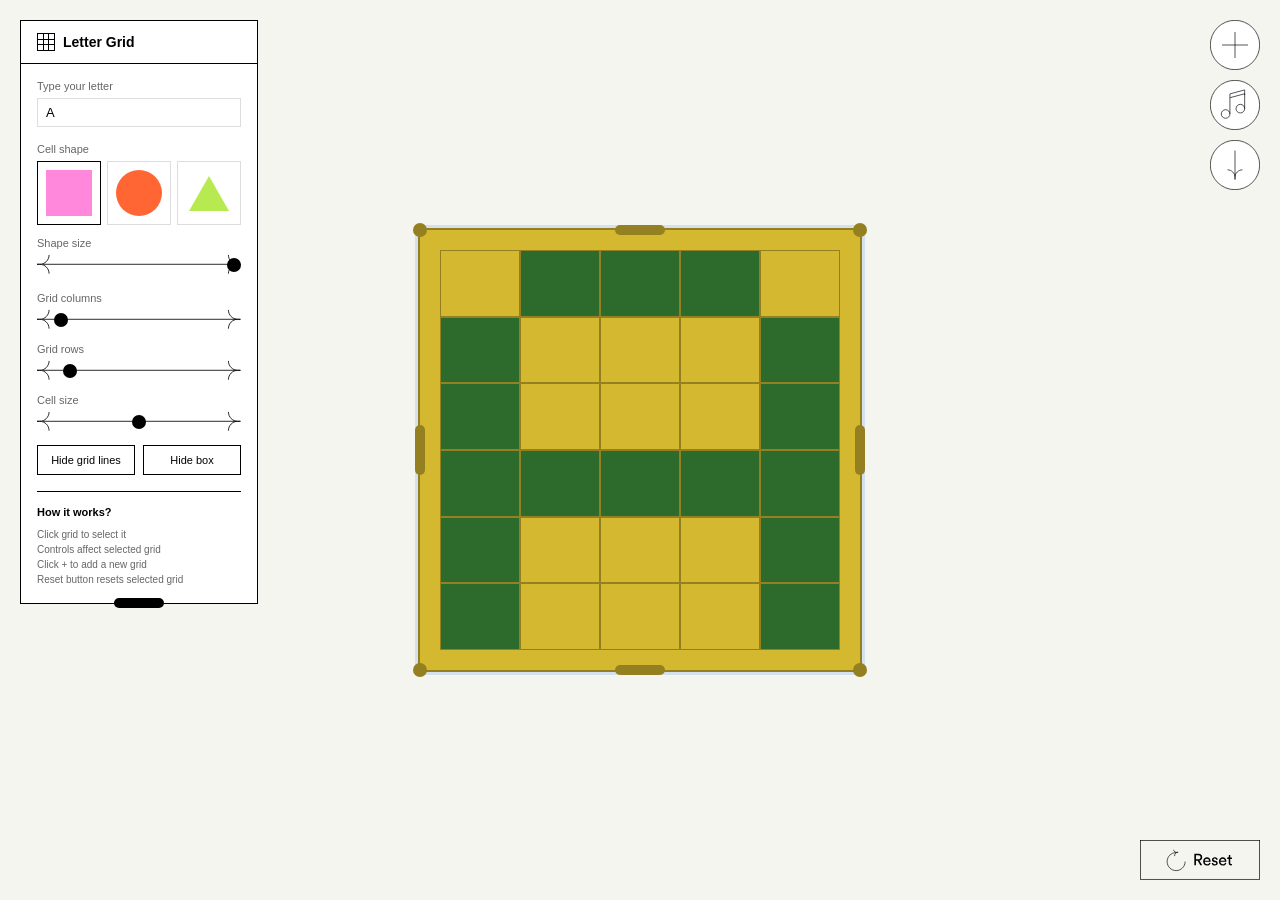
<file: index.html>
<!DOCTYPE html>
<html lang="en">
<head>
    <meta charset="UTF-8">
    <meta name="viewport" content="width=device-width, initial-scale=1.0">
    <title>Letter Grid Editor</title>
    <style>
        * {
            margin: 0;
            padding: 0;
            box-sizing: border-box;
            user-select: none;
        }

        body {
            font-family: -apple-system, BlinkMacSystemFont, 'Segoe UI', 'Helvetica Neue', Arial, sans-serif;
            background: #f5f5f0;
            overflow: hidden;
            width: 100vw;
            height: 100vh;
        }

        .grid-container {
            position: absolute;
            background: white;
            border: 1px solid #333;
            padding: 20px;
            cursor: move;
            transition: border-color 0.15s steps(3), border-width 0.15s steps(3), box-shadow 0.15s steps(3);
        }

        .grid-container.active {
            border-color: #4a90e2;
            border-width: 2px;
            box-shadow: 0 0 0 3px rgba(74, 144, 226, 0.2);
            z-index: 100 !important;
        }

        .grid-container.resizing {
            cursor: default;
        }

        .grid {
            display: grid;
            gap: 0;
            width: 100%;
            height: 100%;
        }

        .cell {
            border: 1px solid #ff6666;
            background: transparent;
            cursor: default;
            transition: border-color 0.1s steps(2);
            position: relative;
            overflow: hidden;
        }

        .cell.no-lines {
            border-color: transparent;
        }

        .grid {
            background: transparent;
        }

        .cell svg {
            position: absolute;
            top: 0;
            left: 0;
            width: 100%;
            height: 100%;
        }

        .controls {
            position: fixed;
            top: 20px;
            left: 20px;
            background: white;
            border: 1px solid black;
            padding: 0;
            width: 238px;
            z-index: 999;
            user-select: text;
        }

        .controls-header {
            display: flex;
            align-items: center;
            gap: 8px;
            padding: 12px 16px;
            border-bottom: 1px solid black;
        }

        .grid-logo {
            width: 18px;
            height: 18px;
            background: black;
            display: grid;
            grid-template-columns: repeat(3, 1fr);
            grid-template-rows: repeat(3, 1fr);
            gap: 1px;
            padding: 1px;
        }

        .grid-logo-cell {
            background: white;
        }

        .controls h2 {
            font-size: 14px;
            margin: 0;
            font-weight: 600;
        }

        .controls-content {
            padding: 16px;
            overflow: hidden;
            transition: max-height 0.25s steps(3), opacity 0.25s steps(3);
        }

        .controls.collapsed .controls-content {
            max-height: 0 !important;
            opacity: 0;
            padding-top: 0;
            padding-bottom: 0;
        }

        .control-group {
            margin-bottom: 16px;
        }

        .control-label {
            font-size: 11px;
            color: #666;
            margin-bottom: 6px;
            display: block;
        }

        .text-input {
            width: 100%;
            padding: 6px 8px;
            border: 1px solid #ddd;
            font-size: 13px;
            font-family: inherit;
        }

        .shape-buttons {
            display: grid;
            grid-template-columns: repeat(3, 1fr);
            gap: 6px;
            margin-bottom: 12px;
        }

        .shape-btn {
            aspect-ratio: 1;
            border: 1px solid #ddd;
            background: white;
            cursor: pointer;
            display: flex;
            align-items: center;
            justify-content: center;
            padding: 8px;
            transition: border-color 0.1s steps(2);
        }

        .shape-btn:hover {
            border-color: #999;
        }

        .shape-btn.active {
            border-color: black;
            border-width: 1px;
        }

        .shape-visual {
            width: 100%;
            height: 100%;
        }

        .shape-visual.square {
            background: #FF88DD;
        }

        .shape-visual.circle {
            background: #FF6633;
            border-radius: 50%;
        }

        .shape-visual.triangle {
            width: 0;
            height: 0;
            background: transparent;
            border-left: 20px solid transparent;
            border-right: 20px solid transparent;
            border-bottom: 35px solid #B7EA50;
        }

        .slider-row {
            margin-bottom: 12px;
        }

        .slider-label {
            font-size: 11px;
            color: #666;
            margin-bottom: 4px;
            display: block;
        }

        .slider-wrapper {
            position: relative;
            width: 100%;
            height: 23px;
            display: flex;
            align-items: center;
            background-image: url('data:image/svg+xml;utf8,<svg width="245" height="23" viewBox="0 0 245 23" fill="none" xmlns="http://www.w3.org/2000/svg"><path d="M7 11.25H239.5" stroke="black"/><path d="M0 11.25H3.25C9.4632 11.25 14.5 6.2132 14.5 0" stroke="black"/><path d="M0 11.25H3.25C9.4632 11.25 14.5 16.2868 14.5 22.5" stroke="black"/><path d="M244.375 11.25L241.125 11.25C234.912 11.25 229.875 16.2868 229.875 22.5" stroke="black"/><path d="M244.375 11.25L241.125 11.25C234.912 11.25 229.875 6.2132 229.875 -1.26763e-06" stroke="black"/></svg>');
            background-size: 100% 100%;
            background-repeat: no-repeat;
            background-position: center;
        }

        input[type="range"] {
            position: relative;
            width: 100%;
            height: 23px;
            -webkit-appearance: none;
            background: transparent;
            z-index: 1;
            margin: 0;
        }

        input[type="range"]::-webkit-slider-thumb {
            -webkit-appearance: none;
            width: 14px;
            height: 14px;
            background: black;
            border-radius: 50%;
            cursor: pointer;
        }

        input[type="range"]::-moz-range-thumb {
            width: 14px;
            height: 14px;
            background: black;
            border-radius: 50%;
            cursor: pointer;
            border: none;
        }

        .button-row {
            display: grid;
            grid-template-columns: 1fr 1fr;
            gap: 8px;
            margin-bottom: 16px;
        }

        .action-btn {
            padding: 8px;
            border: 1px solid black;
            background: white;
            font-size: 11px;
            cursor: pointer;
            font-family: inherit;
            transition: background 0.1s steps(2);
        }

        .action-btn:hover {
            background: #f5f5f5;
        }

        .info-section {
            padding-top: 12px;
            border-top: 1px solid black;
            font-size: 10px;
            line-height: 1.5;
            color: #666;
        }

        .info-section strong {
            display: block;
            margin-bottom: 6px;
            color: black;
            font-size: 11px;
        }

        .menu-resize-handle {
            position: absolute;
            bottom: -5px;
            left: 50%;
            transform: translateX(-50%);
            width: 50px;
            height: 10px;
            background: black;
            border-radius: 5px;
            cursor: pointer;
            z-index: 10;
            transition: background 0.1s steps(2);
        }

        .menu-resize-handle:hover {
            background: #555;
        }


        .icon-btn {
            position: fixed;
            right: 20px;
            cursor: pointer;
            z-index: 1000;
            transition: transform 0.1s steps(2);
            width: 50px;
            height: 50px;
            background: transparent;
            border: none;
            padding: 0;
        }

        .icon-btn:hover {
            transform: scale(1.1);
        }

        .icon-btn:active {
            transform: scale(0.95);
        }

        .add-btn {
            top: 20px;
        }

        .audio-btn {
            top: 80px;
        }

        .download-btn {
            top: 140px;
        }

        .icon-btn svg {
            width: 100%;
            height: 100%;
            display: block;
        }

        .audio-btn:not(.active) svg circle:first-child {
            fill: #ddd;
        }

        .reset-btn {
            position: fixed;
            bottom: 20px;
            right: 20px;
            background: transparent;
            border: none;
            padding: 0;
            cursor: pointer;
            z-index: 1000;
            transition: transform 0.1s steps(2);
            width: 120px;
            height: auto;
        }

        .reset-btn:hover {
            transform: scale(1.05);
        }

        .reset-btn:active {
            transform: scale(0.98);
        }

        .reset-btn svg {
            width: 100%;
            height: auto;
            display: block;
        }

        .resize-handle.hidden {
            display: none;
        }

        .resize-handle {
            position: absolute;
            background: #333;
            z-index: 100;
            cursor: pointer;
            transition: background 0.1s steps(2);
        }

        .grid-container.active .resize-handle {
            background: #4a90e2;
        }

        .handle-tl, .handle-tr, .handle-bl, .handle-br {
            width: 14px;
            height: 14px;
            border-radius: 50%;
        }

        .handle-tl { top: -7px; left: -7px; cursor: nwse-resize !important; }
        .handle-tr { top: -7px; right: -7px; cursor: nesw-resize !important; }
        .handle-bl { bottom: -7px; left: -7px; cursor: nesw-resize !important; }
        .handle-br { bottom: -7px; right: -7px; cursor: nwse-resize !important; }

        .handle-t, .handle-b {
            width: 50px;
            height: 10px;
            border-radius: 5px;
            left: 50%;
            transform: translateX(-50%);
        }

        .handle-l, .handle-r {
            width: 10px;
            height: 50px;
            border-radius: 5px;
            top: 50%;
            transform: translateY(-50%);
        }

        .handle-t { top: -5px; cursor: ns-resize !important; }
        .handle-b { bottom: -5px; cursor: ns-resize !important; }
        .handle-l { left: -5px; cursor: ew-resize !important; }
        .handle-r { right: -5px; cursor: ew-resize !important; }
    </style>
</head>
<body>
    <div class="controls">
        <div class="controls-header">
            <div class="grid-logo">
                <div class="grid-logo-cell"></div>
                <div class="grid-logo-cell"></div>
                <div class="grid-logo-cell"></div>
                <div class="grid-logo-cell"></div>
                <div class="grid-logo-cell"></div>
                <div class="grid-logo-cell"></div>
                <div class="grid-logo-cell"></div>
                <div class="grid-logo-cell"></div>
                <div class="grid-logo-cell"></div>
            </div>
            <h2>Letter Grid</h2>
        </div>

        <div class="controls-content">
            <div class="control-group">
                <label class="control-label">Type your letter</label>
                <input type="text" class="text-input" id="letterInput" maxlength="1" value="A">
            </div>

            <div class="control-group">
                <label class="control-label">Cell shape</label>
                <div class="shape-buttons">
                    <button class="shape-btn active" data-shape="square">
                        <div class="shape-visual square"></div>
                    </button>
                    <button class="shape-btn" data-shape="circle">
                        <div class="shape-visual circle"></div>
                    </button>
                    <button class="shape-btn" data-shape="triangle">
                        <div class="shape-visual triangle"></div>
                    </button>
                </div>
                <div class="slider-row">
                    <label class="slider-label">Shape size</label>
                    <div class="slider-wrapper">
                        <input type="range" id="shapeSizeSlider" min="50" max="100" value="100">
                    </div>
                </div>
            </div>

            <div class="slider-row">
                <label class="slider-label">Grid columns</label>
                <div class="slider-wrapper">
                    <input type="range" id="colsSlider" min="3" max="25" value="5">
                </div>
            </div>

            <div class="slider-row">
                <label class="slider-label">Grid rows</label>
                <div class="slider-wrapper">
                    <input type="range" id="rowsSlider" min="3" max="25" value="6">
                </div>
            </div>

            <div class="slider-row">
                <label class="slider-label">Cell size</label>
                <div class="slider-wrapper">
                    <input type="range" id="cellSizeSlider" min="20" max="80" value="50">
                </div>
            </div>

            <div class="button-row">
                <button class="action-btn" id="toggleGridBtn">Hide grid lines</button>
                <button class="action-btn" id="hideBoxBtn">Hide box</button>
            </div>

            <div class="info-section">
                <strong>How it works?</strong>
                Click grid to select it<br>
                Controls affect selected grid<br>
                Click + to add a new grid<br>
                Reset button resets selected grid
            </div>
        </div>

        <div class="menu-resize-handle" id="menuResizeHandle"></div>
    </div>

    <button class="icon-btn add-btn" id="addBtn">
        <svg viewBox="0 0 75 75" fill="none" xmlns="http://www.w3.org/2000/svg">
            <circle cx="37.5" cy="37.5" r="37" fill="white" stroke="black"/>
            <path d="M37.5 18V57" stroke="black"/>
            <path d="M57 37.5L18 37.5" stroke="black"/>
        </svg>
    </button>

    <button class="icon-btn audio-btn active" id="audioBtn">
        <svg viewBox="0 0 75 75" fill="none" xmlns="http://www.w3.org/2000/svg">
            <circle cx="37.5" cy="37.5" r="37" fill="white" stroke="black"/>
            <circle cx="23.4165" cy="50.9598" r="6.46342" stroke="black"/>
            <circle cx="45.521" cy="42.9786" r="6.46342" stroke="black"/>
            <path d="M29.8623 50.799V26.5877L52.0061 20.6543V43.0856" stroke="black"/>
            <path d="M29.8623 26.6105V20.8605L52.0059 14.8425V22.6106" stroke="black"/>
        </svg>
    </button>

    <button class="icon-btn download-btn" id="downloadBtn">
        <svg viewBox="0 0 75 75" fill="none" xmlns="http://www.w3.org/2000/svg">
            <circle cx="37.5" cy="37.5" r="37" fill="white" stroke="black"/>
            <path d="M37.5 15.7656L37.5 54.3594" stroke="black"/>
            <path d="M37.5 59.2344L37.5 55.9844C37.5 49.7712 32.4632 44.7344 26.25 44.7344" stroke="black"/>
            <path d="M37.5 59.2344L37.5 55.9844C37.5 49.7712 42.5368 44.7344 48.75 44.7344" stroke="black"/>
        </svg>
    </button>

    <button class="reset-btn" id="resetBtn">
        <svg viewBox="0 0 177 59" fill="none" xmlns="http://www.w3.org/2000/svg">
            <path d="M56.2594 18.0308L54.9191 18.2724C52.3568 18.7342 50.6541 21.1858 51.116 23.7481" stroke="black"/>
            <path d="M56.2592 18.0308L54.9189 18.2724C52.3566 18.7343 49.9051 17.0316 49.4432 14.4693" stroke="black"/>
            <path d="M88.968 37.3914L85.08 30.4314H82.536V37.3914H80.16V20.3754H86.568C88.136 20.3754 89.392 20.8634 90.336 21.8394C91.296 22.7994 91.776 23.9994 91.776 25.4394C91.776 26.6714 91.408 27.7274 90.672 28.6074C89.936 29.4714 88.928 30.0234 87.648 30.2634L91.704 37.3914H88.968ZM82.536 28.3194H86.136C87.096 28.3194 87.872 28.0634 88.464 27.5514C89.056 27.0234 89.352 26.3194 89.352 25.4394C89.352 24.5434 89.056 23.8314 88.464 23.3034C87.872 22.7594 87.096 22.4874 86.136 22.4874H82.536V28.3194ZM95.5346 30.4314H101.847C101.815 29.5674 101.527 28.8634 100.983 28.3194C100.439 27.7594 99.6706 27.4794 98.6786 27.4794C97.7826 27.4794 97.0466 27.7754 96.4706 28.3674C95.8946 28.9434 95.5826 29.6314 95.5346 30.4314ZM102.183 33.4314L104.127 34.1034C103.791 35.1754 103.167 36.0554 102.255 36.7434C101.343 37.4154 100.239 37.7514 98.9426 37.7514C97.3266 37.7514 95.9506 37.1994 94.8146 36.0954C93.6946 34.9754 93.1346 33.4714 93.1346 31.5834C93.1346 29.8234 93.6786 28.3674 94.7666 27.2154C95.8546 26.0634 97.1506 25.4874 98.6546 25.4874C100.399 25.4874 101.759 26.0394 102.735 27.1434C103.711 28.2314 104.199 29.6954 104.199 31.5354C104.199 31.8234 104.183 32.0634 104.151 32.2554H95.4626C95.4786 33.2794 95.8146 34.1194 96.4706 34.7754C97.1426 35.4314 97.9666 35.7594 98.9426 35.7594C100.591 35.7594 101.671 34.9834 102.183 33.4314ZM105.758 34.3914L107.798 33.6714C107.878 34.2954 108.15 34.8154 108.614 35.2314C109.078 35.6314 109.702 35.8314 110.486 35.8314C111.094 35.8314 111.574 35.6874 111.926 35.3994C112.278 35.0954 112.454 34.7274 112.454 34.2954C112.454 33.5274 111.958 33.0314 110.966 32.8074L108.998 32.3754C108.102 32.1834 107.398 31.7994 106.886 31.2234C106.374 30.6474 106.118 29.9514 106.118 29.1354C106.118 28.1434 106.518 27.2874 107.318 26.5674C108.134 25.8474 109.102 25.4874 110.222 25.4874C110.958 25.4874 111.614 25.5994 112.19 25.8234C112.766 26.0314 113.214 26.3114 113.534 26.6634C113.854 27.0154 114.094 27.3434 114.254 27.6474C114.414 27.9514 114.534 28.2634 114.614 28.5834L112.622 29.3274C112.59 29.1354 112.534 28.9514 112.454 28.7754C112.374 28.5834 112.246 28.3754 112.07 28.1514C111.91 27.9274 111.67 27.7514 111.35 27.6234C111.03 27.4794 110.654 27.4074 110.222 27.4074C109.662 27.4074 109.198 27.5594 108.83 27.8634C108.478 28.1674 108.302 28.5274 108.302 28.9434C108.302 29.6794 108.742 30.1434 109.622 30.3354L111.494 30.7434C112.518 30.9674 113.302 31.3834 113.846 31.9914C114.406 32.5834 114.686 33.3114 114.686 34.1754C114.686 35.0874 114.31 35.9114 113.558 36.6474C112.822 37.3834 111.79 37.7514 110.462 37.7514C109.038 37.7514 107.926 37.3994 107.126 36.6954C106.326 35.9754 105.87 35.2074 105.758 34.3914ZM118.797 30.4314H125.109C125.077 29.5674 124.789 28.8634 124.245 28.3194C123.701 27.7594 122.933 27.4794 121.941 27.4794C121.045 27.4794 120.309 27.7754 119.733 28.3674C119.157 28.9434 118.845 29.6314 118.797 30.4314ZM125.445 33.4314L127.389 34.1034C127.053 35.1754 126.429 36.0554 125.517 36.7434C124.605 37.4154 123.501 37.7514 122.205 37.7514C120.589 37.7514 119.213 37.1994 118.077 36.0954C116.957 34.9754 116.397 33.4714 116.397 31.5834C116.397 29.8234 116.941 28.3674 118.029 27.2154C119.117 26.0634 120.413 25.4874 121.917 25.4874C123.661 25.4874 125.021 26.0394 125.997 27.1434C126.973 28.2314 127.461 29.6954 127.461 31.5354C127.461 31.8234 127.445 32.0634 127.413 32.2554H118.725C118.741 33.2794 119.077 34.1194 119.733 34.7754C120.405 35.4314 121.229 35.7594 122.205 35.7594C123.853 35.7594 124.933 34.9834 125.445 33.4314ZM133.125 22.1994V25.8474H135.621V27.8874H133.125V33.8874C133.125 34.4314 133.245 34.8314 133.485 35.0874C133.741 35.3434 134.157 35.4714 134.733 35.4714C135.069 35.4714 135.365 35.4394 135.621 35.3754V37.2954C135.237 37.4394 134.725 37.5114 134.085 37.5114C133.093 37.5114 132.309 37.2234 131.733 36.6474C131.157 36.0714 130.869 35.2634 130.869 34.2234V27.8874H128.661V25.8474H129.285C129.877 25.8474 130.317 25.6874 130.605 25.3674C130.909 25.0314 131.061 24.5994 131.061 24.0714V22.1994H133.125Z" fill="black"/>
            <path d="M66.539 31.8391C66.539 35.5574 65.0097 38.9185 62.5457 41.3277C60.1533 43.6668 56.8798 45.1086 53.2695 45.1086C45.941 45.1086 40 39.1676 40 31.8391C40 24.5105 45.941 18.5696 53.2695 18.5696" stroke="black"/>
            <rect x="0.5" y="0.5" width="176" height="57.5" stroke="black"/>
        </svg>
    </button>

    <script>
        const LETTERS_SIMPLE = {
            A: [[1, 1, 1], [1, 1, 1], [1, 0, 1]],
            B: [[1, 1, 1], [1, 1, 1], [1, 1, 1]],
            C: [[1, 1, 1], [1, 0, 0], [1, 1, 1]],
            D: [[1, 1, 0], [1, 0, 1], [1, 1, 0]],
            E: [[1, 1, 1], [1, 1, 0], [1, 1, 1]],
            F: [[1, 1, 1], [1, 1, 0], [1, 0, 0]],
            G: [[1, 1, 1], [1, 0, 1], [1, 1, 1]],
            H: [[1, 0, 1], [1, 1, 1], [1, 0, 1]],
            I: [[1, 1, 1], [0, 1, 0], [1, 1, 1]],
            J: [[1, 1, 1], [0, 0, 1], [1, 1, 1]],
            K: [[1, 0, 1], [1, 1, 0], [1, 0, 1]],
            L: [[1, 0, 0], [1, 0, 0], [1, 1, 1]],
            M: [[1, 1, 1], [1, 1, 1], [1, 0, 1]],
            N: [[1, 1, 1], [1, 0, 1], [1, 0, 1]],
            O: [[1, 1, 1], [1, 0, 1], [1, 1, 1]],
            P: [[1, 1, 1], [1, 1, 1], [1, 0, 0]],
            Q: [[1, 1, 1], [1, 0, 1], [1, 1, 1]],
            R: [[1, 1, 1], [1, 1, 0], [1, 0, 1]],
            S: [[1, 1, 1], [0, 1, 0], [1, 1, 1]],
            T: [[1, 1, 1], [0, 1, 0], [0, 1, 0]],
            U: [[1, 0, 1], [1, 0, 1], [1, 1, 1]],
            V: [[1, 0, 1], [1, 0, 1], [0, 1, 0]],
            W: [[1, 0, 1], [1, 1, 1], [1, 1, 1]],
            X: [[1, 0, 1], [0, 1, 0], [1, 0, 1]],
            Y: [[1, 0, 1], [0, 1, 0], [0, 1, 0]],
            Z: [[1, 1, 1], [0, 1, 0], [1, 1, 1]]
        };

        const LETTERS = {
            A: [[0, 1, 1, 1, 0], [1, 0, 0, 0, 1], [1, 0, 0, 0, 1], [1, 1, 1, 1, 1], [1, 0, 0, 0, 1], [1, 0, 0, 0, 1]],
            B: [[1, 1, 1, 1, 1], [1, 0, 0, 0, 1], [1, 0, 0, 0, 1], [1, 1, 1, 1, 0], [1, 0, 0, 0, 1], [1, 1, 1, 1, 1]],
            C: [[1, 1, 1, 1, 1], [1, 0, 0, 0, 1], [1, 0, 0, 0, 0], [1, 0, 0, 0, 0], [1, 0, 0, 0, 1], [1, 1, 1, 1, 1]],
            D: [[1, 1, 1, 1, 0], [1, 0, 0, 0, 1], [1, 0, 0, 0, 1], [1, 0, 0, 0, 1], [1, 0, 0, 0, 1], [1, 1, 1, 1, 0]],
            E: [[1, 1, 1, 1, 1], [1, 0, 0, 0, 0], [1, 0, 0, 0, 0], [1, 1, 1, 0, 0], [1, 0, 0, 0, 0], [1, 1, 1, 1, 1]],
            F: [[1, 1, 1, 1, 1], [1, 0, 0, 0, 0], [1, 0, 0, 0, 0], [1, 1, 1, 1, 0], [1, 0, 0, 0, 0], [1, 0, 0, 0, 0]],
            G: [[1, 1, 1, 1, 1], [1, 0, 0, 0, 1], [1, 0, 0, 0, 0], [1, 0, 1, 1, 1], [1, 0, 0, 0, 1], [1, 1, 1, 1, 1]],
            H: [[1, 0, 0, 0, 1], [1, 0, 0, 0, 1], [1, 0, 0, 0, 1], [1, 1, 1, 1, 1], [1, 0, 0, 0, 1], [1, 0, 0, 0, 1]],
            I: [[0, 1, 1, 1, 0], [0, 1, 1, 1, 0], [0, 0, 1, 0, 0], [0, 0, 1, 0, 0], [0, 1, 1, 1, 0], [0, 1, 1, 1, 0]],
            J: [[0, 1, 1, 1, 0], [0, 1, 1, 1, 0], [0, 0, 0, 0, 1], [0, 0, 0, 0, 1], [1, 0, 0, 0, 1], [0, 1, 1, 1, 0]],
            K: [[1, 0, 0, 0, 1], [1, 0, 0, 0, 1], [1, 0, 0, 1, 0], [1, 1, 1, 0, 0], [1, 0, 0, 1, 0], [1, 0, 0, 0, 1]],
            L: [[1, 0, 0, 0, 0], [1, 0, 0, 0, 0], [1, 0, 0, 0, 0], [1, 0, 0, 0, 0], [1, 0, 0, 0, 0], [1, 1, 1, 1, 1]],
            M: [[1, 1, 0, 1, 1], [1, 0, 1, 0, 1], [1, 0, 1, 0, 1], [1, 0, 0, 0, 1], [1, 0, 0, 0, 1], [1, 0, 0, 0, 1]],
            N: [[1, 0, 0, 0, 1], [1, 1, 0, 0, 1], [1, 0, 1, 0, 1], [1, 0, 1, 0, 1], [1, 0, 0, 1, 1], [1, 0, 0, 0, 1]],
            O: [[0, 1, 1, 1, 0], [1, 0, 0, 0, 1], [1, 0, 0, 0, 1], [1, 0, 0, 0, 1], [1, 0, 0, 0, 1], [0, 1, 1, 1, 0]],
            P: [[1, 1, 1, 1, 1], [1, 0, 0, 0, 1], [1, 0, 0, 0, 1], [1, 1, 1, 1, 1], [1, 0, 0, 0, 0], [1, 0, 0, 0, 0]],
            Q: [[0, 1, 1, 1, 0], [1, 0, 0, 0, 1], [1, 0, 0, 0, 1], [1, 0, 1, 0, 1], [1, 0, 0, 1, 0], [0, 1, 1, 0, 1]],
            R: [[1, 1, 1, 1, 0], [1, 0, 0, 0, 1], [1, 0, 0, 0, 1], [1, 1, 1, 1, 0], [1, 0, 0, 0, 1], [1, 0, 0, 0, 1]],
            S: [[1, 1, 1, 1, 1], [1, 0, 0, 0, 0], [1, 0, 0, 0, 0], [1, 1, 1, 1, 0], [0, 0, 0, 0, 1], [1, 1, 1, 1, 1]],
            T: [[1, 1, 1, 1, 1], [0, 0, 1, 0, 0], [0, 0, 1, 0, 0], [0, 0, 1, 0, 0], [0, 0, 1, 0, 0], [0, 0, 1, 0, 0]],
            U: [[1, 0, 0, 0, 1], [1, 0, 0, 0, 1], [1, 0, 0, 0, 1], [1, 0, 0, 0, 1], [1, 0, 0, 0, 1], [0, 1, 1, 1, 0]],
            V: [[1, 0, 0, 0, 1], [1, 0, 0, 0, 1], [1, 0, 0, 0, 1], [1, 0, 0, 0, 1], [0, 1, 0, 1, 0], [0, 0, 1, 0, 0]],
            W: [[1, 0, 0, 0, 1], [1, 0, 0, 0, 1], [1, 0, 0, 0, 1], [1, 0, 1, 0, 1], [1, 0, 1, 0, 1], [0, 1, 0, 1, 0]],
            X: [[1, 0, 0, 0, 1], [0, 1, 0, 1, 0], [0, 0, 1, 0, 0], [0, 0, 1, 0, 0], [0, 1, 0, 1, 0], [1, 0, 0, 0, 1]],
            Y: [[1, 0, 0, 0, 1], [0, 1, 0, 1, 0], [0, 0, 1, 0, 0], [0, 0, 1, 0, 0], [0, 0, 1, 0, 0], [0, 0, 1, 0, 0]],
            Z: [[1, 1, 1, 1, 1], [0, 0, 0, 0, 1], [0, 0, 0, 1, 0], [0, 0, 1, 0, 0], [0, 1, 0, 0, 0], [1, 1, 1, 1, 1]]
        };

        const colorSchemes = [
            { bg: '#0a476b', letter: '#e88bb8' },
            { bg: '#00853e', letter: '#ffd500' },
            { bg: '#b8c5b8', letter: '#0066cc' },
            { bg: '#451719', letter: '#B7EA50' },
            { bg: '#ff88dd', letter: '#ff6633' },
            { bg: '#d4b830', letter: '#2d6b2d' },
            { bg: '#58CCFE', letter: '#881E1E' }
        ];

        let grids = [];
        let activeGridId = null;
        let nextGridId = 0;
        let dragState = null;
        let resizeState = null;

        const FPS = 12;
        const FRAME_DURATION = 1000 / FPS;
        let lastFrameTime = 0;

        let colorDeck = [];
        let colorIndex = 0;

        let audioEnabled = true;
        let audioContext = null;
        let lastPlayTime = 0;
        const minPlayInterval = 50;

        function shuffleArray(array) {
            const shuffled = [...array];
            for (let i = shuffled.length - 1; i > 0; i--) {
                const j = Math.floor(Math.random() * (i + 1));
                [shuffled[i], shuffled[j]] = [shuffled[j], shuffled[i]];
            }
            return shuffled;
        }

        function initializeColorDeck() {
            colorDeck = shuffleArray([...Array(colorSchemes.length).keys()]);
            colorIndex = 0;
        }

        function getNextColorScheme() {
            if (colorIndex >= colorDeck.length) {
                initializeColorDeck();
            }
            return colorDeck[colorIndex++];
        }

        initializeColorDeck();

        function initAudioContext() {
            if (!audioContext) {
                audioContext = new (window.AudioContext || window.webkitAudioContext)();
            }
        }

        function playHarpSound(frequency, withDelay = false) {
            if (!audioEnabled || !audioContext) return;

            const now = Date.now();
            if (!withDelay && now - lastPlayTime < minPlayInterval) return;
            lastPlayTime = now;

            const currentTime = audioContext.currentTime;

            const delayNode = audioContext.createDelay();
            const feedbackGain = audioContext.createGain();
            const delayGain = audioContext.createGain();

            delayNode.delayTime.value = 0.15;
            feedbackGain.gain.value = 0.4;
            delayGain.gain.value = 0.6;

            delayNode.connect(feedbackGain);
            feedbackGain.connect(delayNode);
            delayNode.connect(delayGain);
            delayGain.connect(audioContext.destination);

            const frequencies = [
                frequency,
                frequency * 1.25,
                frequency * 1.5
            ];

            frequencies.forEach((freq, index) => {
                const oscillator = audioContext.createOscillator();
                const gainNode = audioContext.createGain();

                oscillator.connect(gainNode);
                gainNode.connect(audioContext.destination);
                gainNode.connect(delayNode);

                oscillator.type = index === 0 ? 'sine' : 'triangle';
                oscillator.frequency.setValueAtTime(freq, currentTime);

                const volume = index === 0 ? 0.08 : 0.03;

                gainNode.gain.setValueAtTime(0, currentTime);
                gainNode.gain.linearRampToValueAtTime(volume, currentTime + 0.02);
                gainNode.gain.exponentialRampToValueAtTime(0.001, currentTime + 0.8);

                oscillator.start(currentTime);
                oscillator.stop(currentTime + 0.8);
            });
        }

        function calculateFrequency(width, height) {
            const area = width * height;
            const minArea = 100 * 100;
            const maxArea = 800 * 800;

            const pentatonicScale = [
                261.63, 293.66, 329.63, 392.00, 440.00,
                523.25, 587.33, 659.25, 783.99
            ];

            const normalizedArea = Math.max(0, Math.min(1, (area - minArea) / (maxArea - minArea)));
            const index = Math.floor((1 - normalizedArea) * (pentatonicScale.length - 1));

            return pentatonicScale[index];
        }

        function playFinalChord(width, height) {
            if (!audioEnabled || !audioContext) return;

            const frequency = calculateFrequency(width, height);

            setTimeout(() => playHarpSound(frequency, true), 0);
            setTimeout(() => playHarpSound(frequency * 1.25, true), 100);
            setTimeout(() => playHarpSound(frequency * 1.5, true), 200);
        }

        function darkenColor(hex, percent = 0.3) {
            hex = hex.replace('#', '');

            let r = parseInt(hex.substring(0, 2), 16);
            let g = parseInt(hex.substring(2, 4), 16);
            let b = parseInt(hex.substring(4, 6), 16);

            r = Math.floor(r * (1 - percent));
            g = Math.floor(g * (1 - percent));
            b = Math.floor(b * (1 - percent));

            const rr = r.toString(16).padStart(2, '0');
            const gg = g.toString(16).padStart(2, '0');
            const bb = b.toString(16).padStart(2, '0');

            return '#' + rr + gg + bb;
        }

        function calculateGridDimensions(width, height, cellSize) {
            const cols = Math.max(3, Math.min(25, Math.round(width / cellSize)));
            const rows = Math.max(3, Math.min(25, Math.round(height / cellSize)));
            return { cols, rows };
        }

        function scaleLetterToGrid(letter, targetCols, targetRows) {
            if (targetCols <= 3 && targetRows <= 3) {
                return LETTERS_SIMPLE[letter] || LETTERS_SIMPLE['A'];
            }

            const src = LETTERS[letter];
            const srcRows = src.length;
            const srcCols = src[0].length;

            let minRow = srcRows, maxRow = -1;
            let minCol = srcCols, maxCol = -1;

            for (let r = 0; r < srcRows; r++) {
                for (let c = 0; c < srcCols; c++) {
                    if (src[r][c] === 1) {
                        minRow = Math.min(minRow, r);
                        maxRow = Math.max(maxRow, r);
                        minCol = Math.min(minCol, c);
                        maxCol = Math.max(maxCol, c);
                    }
                }
            }

            if (maxRow === -1) {
                return Array(targetRows).fill(null).map(() => Array(targetCols).fill(0));
            }

            const effectiveRows = maxRow - minRow + 1;
            const effectiveCols = maxCol - minCol + 1;
            const result = [];

            for (let r = 0; r < targetRows; r++) {
                const row = [];
                for (let c = 0; c < targetCols; c++) {
                    const srcR = minRow + Math.round(r * (effectiveRows - 1) / Math.max(1, targetRows - 1));
                    const srcC = minCol + Math.round(c * (effectiveCols - 1) / Math.max(1, targetCols - 1));
                    row.push(src[srcR][srcC]);
                }
                result.push(row);
            }
            return result;
        }

        function createGrid(initialState = {}) {
            const id = nextGridId++;

            const colorScheme = initialState.colorScheme !== undefined
                ? initialState.colorScheme
                : getNextColorScheme();

            const state = {
                cols: initialState.cols || 5,
                rows: initialState.rows || 6,
                width: initialState.width || 400,
                height: initialState.height || 400,
                letter: initialState.letter || 'A',
                showGridLines: initialState.showGridLines !== undefined ? initialState.showGridLines : true,
                cellSize: initialState.cellSize || 50,
                shape: initialState.shape || 'square',
                shapeSize: initialState.shapeSize || 100,
                manualOverride: initialState.manualOverride || false,
                colorScheme: colorScheme
            };

            const container = document.createElement('div');
            container.className = 'grid-container';
            container.dataset.gridId = id;
            container.dataset.colorScheme = colorScheme;

            const left = initialState.left || (window.innerWidth / 2);
            const top = initialState.top || (window.innerHeight / 2);
            container.style.left = left + 'px';
            container.style.top = top + 'px';
            container.style.transform = 'translate(-50%, -50%)';
            container.style.zIndex = 10 + id;

            const gridElement = document.createElement('div');
            gridElement.className = 'grid';
            container.appendChild(gridElement);

            const handles = ['tl', 'tr', 'bl', 'br', 't', 'b', 'l', 'r'];
            handles.forEach(handle => {
                const handleEl = document.createElement('div');
                handleEl.className = `resize-handle handle-${handle}`;
                handleEl.dataset.handle = handle;
                container.appendChild(handleEl);
            });

            document.body.appendChild(container);

            const grid = { id, state, container, gridElement };
            grids.push(grid);

            renderGrid(id);
            selectGrid(id);

            return grid;
        }

        function getGrid(id) {
            return grids.find(g => g.id === id);
        }

        function selectGrid(id) {
            if (activeGridId !== null) {
                const oldGrid = getGrid(activeGridId);
                if (oldGrid) {
                    oldGrid.container.classList.remove('active');
                }
            }

            activeGridId = id;
            const grid = getGrid(id);
            if (grid) {
                grid.container.classList.add('active');
                grid.container.style.zIndex = 100;
                updateControlsFromGrid(grid);
            }
        }

        function updateControlsFromGrid(grid) {
            const { state } = grid;

            // Update letter input with grid's letter
            const letterInput = document.getElementById('letterInput');
            letterInput.value = state.letter || 'A';

            document.querySelectorAll('.shape-btn').forEach(btn => {
                btn.classList.remove('active');
                if (btn.dataset.shape === state.shape) {
                    btn.classList.add('active');
                }
            });

            document.getElementById('shapeSizeSlider').value = state.shapeSize;
            document.getElementById('colsSlider').value = state.cols;
            document.getElementById('rowsSlider').value = state.rows;
            document.getElementById('cellSizeSlider').value = state.cellSize;
            document.getElementById('toggleGridBtn').textContent = state.showGridLines ? 'Hide grid lines' : 'Show grid lines';
        }

        function renderGrid(gridId, autoCalculate = false) {
            const grid = getGrid(gridId);
            if (!grid) return;

            const { state, gridElement, container } = grid;
            const { width, height, letter, showGridLines, cellSize, shape, shapeSize, manualOverride, colorScheme } = state;

            const colors = colorSchemes[colorScheme];
            const darkerBg = darkenColor(colors.bg, 0.3);

            container.style.backgroundColor = colors.bg;
            container.style.borderColor = darkerBg;
            gridElement.style.backgroundColor = colors.bg;

            if (autoCalculate && !manualOverride) {
                const { cols, rows } = calculateGridDimensions(width, height, cellSize);
                state.cols = cols;
                state.rows = rows;

                if (gridId === activeGridId) {
                    document.getElementById('colsSlider').value = cols;
                    document.getElementById('rowsSlider').value = rows;
                }
            }

            const { cols, rows } = state;

            gridElement.style.width = width + 'px';
            gridElement.style.height = height + 'px';
            gridElement.style.gridTemplateColumns = `repeat(${cols}, 1fr)`;
            gridElement.style.gridTemplateRows = `repeat(${rows}, 1fr)`;

            const letterData = scaleLetterToGrid(letter, cols, rows);
            gridElement.innerHTML = '';

            for (let r = 0; r < rows; r++) {
                for (let c = 0; c < cols; c++) {
                    const cell = document.createElement('div');
                    cell.className = 'cell';

                    if (!showGridLines) {
                        cell.classList.add('no-lines');
                    } else {
                        cell.style.borderColor = darkerBg;
                    }

                    const isFilled = letterData[r] && letterData[r][c] === 1;

                    if (isFilled) {
                        if (shape === 'circle') {
                            const svg = document.createElementNS('http://www.w3.org/2000/svg', 'svg');
                            svg.setAttribute('viewBox', '0 0 100 100');
                            svg.setAttribute('preserveAspectRatio', 'none');

                            const radius = shapeSize / 2;

                            const ellipse = document.createElementNS('http://www.w3.org/2000/svg', 'ellipse');
                            ellipse.setAttribute('cx', '50');
                            ellipse.setAttribute('cy', '50');
                            ellipse.setAttribute('rx', radius);
                            ellipse.setAttribute('ry', radius);
                            ellipse.setAttribute('fill', colors.letter);

                            svg.appendChild(ellipse);
                            cell.appendChild(svg);
                        } else if (shape === 'triangle') {
                            const svg = document.createElementNS('http://www.w3.org/2000/svg', 'svg');
                            svg.setAttribute('viewBox', '0 0 100 100');
                            svg.setAttribute('preserveAspectRatio', 'none');

                            const offset = (100 - shapeSize) / 2;
                            const top = offset;
                            const bottom = 100 - offset;
                            const left = offset;
                            const right = 100 - offset;

                            const polygon = document.createElementNS('http://www.w3.org/2000/svg', 'polygon');
                            polygon.setAttribute('points', `50,${top} ${right},${bottom} ${left},${bottom}`);
                            polygon.setAttribute('fill', colors.letter);

                            svg.appendChild(polygon);
                            cell.appendChild(svg);
                        } else if (shape === 'square') {
                            if (shapeSize < 100) {
                                const svg = document.createElementNS('http://www.w3.org/2000/svg', 'svg');
                                svg.setAttribute('viewBox', '0 0 100 100');
                                svg.setAttribute('preserveAspectRatio', 'none');

                                const offset = (100 - shapeSize) / 2;
                                const rect = document.createElementNS('http://www.w3.org/2000/svg', 'rect');
                                rect.setAttribute('x', offset);
                                rect.setAttribute('y', offset);
                                rect.setAttribute('width', shapeSize);
                                rect.setAttribute('height', shapeSize);
                                rect.setAttribute('fill', colors.letter);

                                svg.appendChild(rect);
                                cell.appendChild(svg);
                            } else {
                                cell.style.backgroundColor = colors.letter;
                            }
                        }
                    }

                    gridElement.appendChild(cell);
                }
            }

            const handles = container.querySelectorAll('.resize-handle');
            handles.forEach(handle => {
                handle.style.backgroundColor = darkerBg;
            });
        }

        // Event listeners
        const letterInput = document.getElementById('letterInput');

        letterInput.addEventListener('keydown', (e) => {
            // Only allow A-Z keys, Backspace, Delete, Tab, Arrow keys
            const allowedKeys = ['Backspace', 'Delete', 'Tab', 'ArrowLeft', 'ArrowRight', 'Home', 'End'];
            const isLetter = /^[a-zA-Z]$/.test(e.key);

            if (!isLetter && !allowedKeys.includes(e.key)) {
                e.preventDefault();
            }
        });

        letterInput.addEventListener('input', (e) => {
            // Only allow A-Z uppercase letters
            let value = e.target.value.toUpperCase().replace(/[^A-Z]/g, '');

            // If user is typing a new letter (not backspacing), replace completely
            if (value.length > 1) {
                value = value.slice(-1);
            }

            e.target.value = value;

            // Only update active grid if there's a value
            if (activeGridId !== null && value) {
                const grid = getGrid(activeGridId);
                grid.state.letter = value;
                renderGrid(activeGridId);
            }
        });

        document.querySelectorAll('.shape-btn').forEach(btn => {
            btn.addEventListener('click', () => {
                if (activeGridId === null) return;
                const grid = getGrid(activeGridId);
                const shape = btn.dataset.shape;

                document.querySelectorAll('.shape-btn').forEach(b => b.classList.remove('active'));
                btn.classList.add('active');

                grid.state.shape = shape;
                renderGrid(activeGridId, false);
            });
        });

        document.getElementById('shapeSizeSlider').addEventListener('input', (e) => {
            if (activeGridId === null) return;
            const grid = getGrid(activeGridId);
            grid.state.shapeSize = parseInt(e.target.value);
            renderGrid(activeGridId, false);
        });

        document.getElementById('colsSlider').addEventListener('input', (e) => {
            if (activeGridId === null) return;
            const grid = getGrid(activeGridId);
            grid.state.cols = parseInt(e.target.value);
            grid.state.manualOverride = true;
            renderGrid(activeGridId, false);
        });

        document.getElementById('rowsSlider').addEventListener('input', (e) => {
            if (activeGridId === null) return;
            const grid = getGrid(activeGridId);
            grid.state.rows = parseInt(e.target.value);
            grid.state.manualOverride = true;
            renderGrid(activeGridId, false);
        });

        document.getElementById('cellSizeSlider').addEventListener('input', (e) => {
            if (activeGridId === null) return;
            const grid = getGrid(activeGridId);
            grid.state.cellSize = parseInt(e.target.value);
            grid.state.manualOverride = false;
            renderGrid(activeGridId, true);
        });

        document.getElementById('toggleGridBtn').addEventListener('click', () => {
            if (activeGridId === null) return;
            const grid = getGrid(activeGridId);
            grid.state.showGridLines = !grid.state.showGridLines;
            document.getElementById('toggleGridBtn').textContent = grid.state.showGridLines ? 'Hide grid lines' : 'Show grid lines';
            renderGrid(activeGridId, false);
        });

        let handlesVisible = true;
        document.getElementById('hideBoxBtn').addEventListener('click', () => {
            handlesVisible = !handlesVisible;
            const hideBoxBtn = document.getElementById('hideBoxBtn');

            // Toggle all resize handles
            document.querySelectorAll('.resize-handle').forEach(handle => {
                if (handlesVisible) {
                    handle.classList.remove('hidden');
                } else {
                    handle.classList.add('hidden');
                }
            });

            hideBoxBtn.textContent = handlesVisible ? 'Hide box' : 'Show box';
        });

        document.getElementById('addBtn').addEventListener('click', () => {
            const offset = grids.length * 30;
            let currentLetter = document.getElementById('letterInput').value.trim().toUpperCase();

            // If input is empty, use 'A' as default and set it
            if (!currentLetter) {
                currentLetter = 'A';
                document.getElementById('letterInput').value = 'A';
            }

            // Get current shape
            const activeShape = document.querySelector('.shape-btn.active');
            const currentShape = activeShape ? activeShape.dataset.shape : 'square';

            createGrid({
                left: window.innerWidth / 2 + offset,
                top: window.innerHeight / 2 + offset,
                letter: currentLetter,
                shape: currentShape
            });
        });

        document.getElementById('audioBtn').addEventListener('click', (e) => {
            audioEnabled = !audioEnabled;

            const btn = e.currentTarget;
            if (audioEnabled) {
                btn.classList.add('active');
                initAudioContext();
            } else {
                btn.classList.remove('active');
            }
        });

        document.getElementById('resetBtn').addEventListener('click', () => {
            if (activeGridId === null) return;
            const grid = getGrid(activeGridId);

            grid.state.cols = 5;
            grid.state.rows = 6;
            grid.state.width = 400;
            grid.state.height = 400;
            grid.state.showGridLines = true;
            grid.state.cellSize = 50;
            grid.state.shape = 'square';
            grid.state.shapeSize = 100;
            grid.state.manualOverride = false;

            grid.container.style.left = '50%';
            grid.container.style.top = '50%';
            grid.container.style.transform = 'translate(-50%, -50%)';

            updateControlsFromGrid(grid);
            renderGrid(activeGridId, true);
        });

        document.getElementById('downloadBtn').addEventListener('click', () => {
            if (grids.length === 0) return;

            // Find bounds of all grids
            let minX = Infinity, minY = Infinity;
            let maxX = -Infinity, maxY = -Infinity;

            grids.forEach(grid => {
                const rect = grid.container.getBoundingClientRect();
                minX = Math.min(minX, rect.left);
                minY = Math.min(minY, rect.top);
                maxX = Math.max(maxX, rect.right);
                maxY = Math.max(maxY, rect.bottom);
            });

            const width = maxX - minX;
            const height = maxY - minY;

            // Create canvas
            const canvas = document.createElement('canvas');
            canvas.width = width;
            canvas.height = height;
            const ctx = canvas.getContext('2d');

            // Fill background
            ctx.fillStyle = '#f5f5f0';
            ctx.fillRect(0, 0, width, height);

            // Draw each grid
            grids.forEach(grid => {
                const rect = grid.container.getBoundingClientRect();
                const x = rect.left - minX;
                const y = rect.top - minY;

                const { state } = grid;
                const colors = colorSchemes[state.colorScheme];

                // Draw grid background
                ctx.fillStyle = colors.bg;
                ctx.fillRect(x, y, rect.width, rect.height);

                // Draw grid content
                const cellWidth = state.width / state.cols;
                const cellHeight = state.height / state.rows;
                const letterData = scaleLetterToGrid(state.letter, state.cols, state.rows);

                for (let r = 0; r < state.rows; r++) {
                    for (let c = 0; c < state.cols; c++) {
                        const isFilled = letterData[r] && letterData[r][c] === 1;
                        if (isFilled) {
                            const cellX = x + 20 + (c * cellWidth);
                            const cellY = y + 20 + (r * cellHeight);

                            if (state.shape === 'square') {
                                const offset = cellWidth * (100 - state.shapeSize) / 200;
                                const size = cellWidth * state.shapeSize / 100;
                                ctx.fillStyle = colors.letter;
                                ctx.fillRect(cellX + offset, cellY + offset, size, size);
                            } else if (state.shape === 'circle') {
                                const centerX = cellX + cellWidth / 2;
                                const centerY = cellY + cellHeight / 2;
                                const radius = Math.min(cellWidth, cellHeight) * state.shapeSize / 200;
                                ctx.fillStyle = colors.letter;
                                ctx.beginPath();
                                ctx.arc(centerX, centerY, radius, 0, Math.PI * 2);
                                ctx.fill();
                            } else if (state.shape === 'triangle') {
                                const offset = cellWidth * (100 - state.shapeSize) / 200;
                                const size = cellWidth * state.shapeSize / 100;
                                const centerX = cellX + cellWidth / 2;
                                const top = cellY + offset;
                                const bottom = cellY + offset + size;
                                const left = centerX - size / 2;
                                const right = centerX + size / 2;

                                ctx.fillStyle = colors.letter;
                                ctx.beginPath();
                                ctx.moveTo(centerX, top);
                                ctx.lineTo(right, bottom);
                                ctx.lineTo(left, bottom);
                                ctx.closePath();
                                ctx.fill();
                            }
                        }
                    }
                }
            });

            // Download
            const link = document.createElement('a');
            const timestamp = new Date().toISOString().replace(/[:.]/g, '-').slice(0, -5);
            link.download = `letter-grid-${timestamp}.png`;
            link.href = canvas.toDataURL();
            link.click();
        });

        document.addEventListener('mousedown', (e) => {
            const clickedOnGrid = e.target.closest('.grid-container');
            const clickedOnControls = e.target.closest('.controls');
            const clickedOnButton = e.target.closest('.add-btn, .reset-btn, .audio-btn, .download-btn');
            const clickedOnMenuHandle = e.target.closest('.menu-resize-handle');

            // Don't interfere with menu handle
            if (clickedOnMenuHandle) {
                return;
            }

            if (!clickedOnGrid && !clickedOnControls && !clickedOnButton) {
                if (activeGridId !== null) {
                    const oldGrid = getGrid(activeGridId);
                    if (oldGrid) {
                        oldGrid.container.classList.remove('active');
                        oldGrid.container.style.zIndex = 10 + oldGrid.id;
                    }
                    activeGridId = null;
                }
                return;
            }

            const container = e.target.closest('.grid-container');
            if (!container) return;

            const gridId = parseInt(container.dataset.gridId);
            const grid = getGrid(gridId);
            if (!grid) return;

            selectGrid(gridId);

            if (e.target.classList.contains('resize-handle')) {
                e.preventDefault();
                e.stopPropagation();

                resizeState = {
                    gridId,
                    handle: e.target.dataset.handle,
                    startMouse: { x: e.clientX, y: e.clientY },
                    startSize: { width: grid.state.width, height: grid.state.height },
                    startRect: container.getBoundingClientRect()
                };
                container.classList.add('resizing');
                return;
            }

            e.preventDefault();
            dragState = {
                gridId,
                startMouse: { x: e.clientX, y: e.clientY },
                startRect: container.getBoundingClientRect()
            };
        });

        document.addEventListener('mousemove', (e) => {
            const currentTime = Date.now();

            if (currentTime - lastFrameTime < FRAME_DURATION) {
                return;
            }
            lastFrameTime = currentTime;

            if (dragState) {
                e.preventDefault();
                const grid = getGrid(dragState.gridId);
                if (!grid) return;

                const dx = e.clientX - dragState.startMouse.x;
                const dy = e.clientY - dragState.startMouse.y;

                const newLeft = dragState.startRect.left + dx;
                const newTop = dragState.startRect.top + dy;

                grid.container.style.left = newLeft + 'px';
                grid.container.style.top = newTop + 'px';
                grid.container.style.transform = 'none';
            }

            if (resizeState) {
                e.preventDefault();
                const grid = getGrid(resizeState.gridId);
                if (!grid) return;

                const dx = e.clientX - resizeState.startMouse.x;
                const dy = e.clientY - resizeState.startMouse.y;

                let newWidth = resizeState.startSize.width;
                let newHeight = resizeState.startSize.height;
                let offsetX = 0;
                let offsetY = 0;

                switch (resizeState.handle) {
                    case 'br':
                        newWidth = Math.max(100, resizeState.startSize.width + dx);
                        newHeight = Math.max(100, resizeState.startSize.height + dy);
                        break;
                    case 'tl':
                        newWidth = Math.max(100, resizeState.startSize.width - dx);
                        newHeight = Math.max(100, resizeState.startSize.height - dy);
                        offsetX = resizeState.startSize.width - newWidth;
                        offsetY = resizeState.startSize.height - newHeight;
                        break;
                    case 'tr':
                        newWidth = Math.max(100, resizeState.startSize.width + dx);
                        newHeight = Math.max(100, resizeState.startSize.height - dy);
                        offsetY = resizeState.startSize.height - newHeight;
                        break;
                    case 'bl':
                        newWidth = Math.max(100, resizeState.startSize.width - dx);
                        newHeight = Math.max(100, resizeState.startSize.height + dy);
                        offsetX = resizeState.startSize.width - newWidth;
                        break;
                    case 'r':
                        newWidth = Math.max(100, resizeState.startSize.width + dx);
                        break;
                    case 'l':
                        newWidth = Math.max(100, resizeState.startSize.width - dx);
                        offsetX = resizeState.startSize.width - newWidth;
                        break;
                    case 'b':
                        newHeight = Math.max(100, resizeState.startSize.height + dy);
                        break;
                    case 't':
                        newHeight = Math.max(100, resizeState.startSize.height - dy);
                        offsetY = resizeState.startSize.height - newHeight;
                        break;
                }

                if (offsetX !== 0 || offsetY !== 0) {
                    const newLeft = resizeState.startRect.left + offsetX;
                    const newTop = resizeState.startRect.top + offsetY;
                    grid.container.style.left = newLeft + 'px';
                    grid.container.style.top = newTop + 'px';
                    grid.container.style.transform = 'none';
                }

                grid.state.width = newWidth;
                grid.state.height = newHeight;
                renderGrid(resizeState.gridId, true);

                const frequency = calculateFrequency(newWidth, newHeight);
                playHarpSound(frequency);
            }
        });

        document.addEventListener('mouseup', () => {
            if (resizeState) {
                const grid = getGrid(resizeState.gridId);
                if (grid) {
                    grid.container.classList.remove('resizing');
                    playFinalChord(grid.state.width, grid.state.height);
                }
            }
            dragState = null;
            resizeState = null;
        });

        document.addEventListener('keydown', (e) => {
            if ((e.key === 'Delete' || e.key === 'Backspace') && activeGridId !== null) {
                // Check if we're not typing in the letter input
                const letterInput = document.getElementById('letterInput');
                if (document.activeElement === letterInput) {
                    return; // Let the input handle the key
                }

                e.preventDefault();
                const grid = getGrid(activeGridId);
                if (grid) {
                    grid.container.remove();
                    grids = grids.filter(g => g.id !== activeGridId);
                    activeGridId = null;
                }
            }
        });

        document.addEventListener('click', () => {
            initAudioContext();
        }, { once: true });

        // Create initial grid
        createGrid();

        // Menu collapse/expand functionality
        const menuResizeHandle = document.getElementById('menuResizeHandle');
        const controlsPanel = document.querySelector('.controls');
        const controlsContent = document.getElementById('controlsContent');
        let menuExpanded = true;

        // Set initial max-height
        setTimeout(() => {
            controlsContent.style.maxHeight = controlsContent.scrollHeight + 'px';
        }, 0);

        menuResizeHandle.addEventListener('click', (e) => {
            e.preventDefault();
            e.stopPropagation();

            menuExpanded = !menuExpanded;

            if (menuExpanded) {
                controlsPanel.classList.remove('collapsed');
                setTimeout(() => {
                    controlsContent.style.maxHeight = controlsContent.scrollHeight + 'px';
                }, 0);
            } else {
                controlsPanel.classList.add('collapsed');
                controlsContent.style.maxHeight = '0';
            }
        });
    </script>
</body>
</html>
</file>
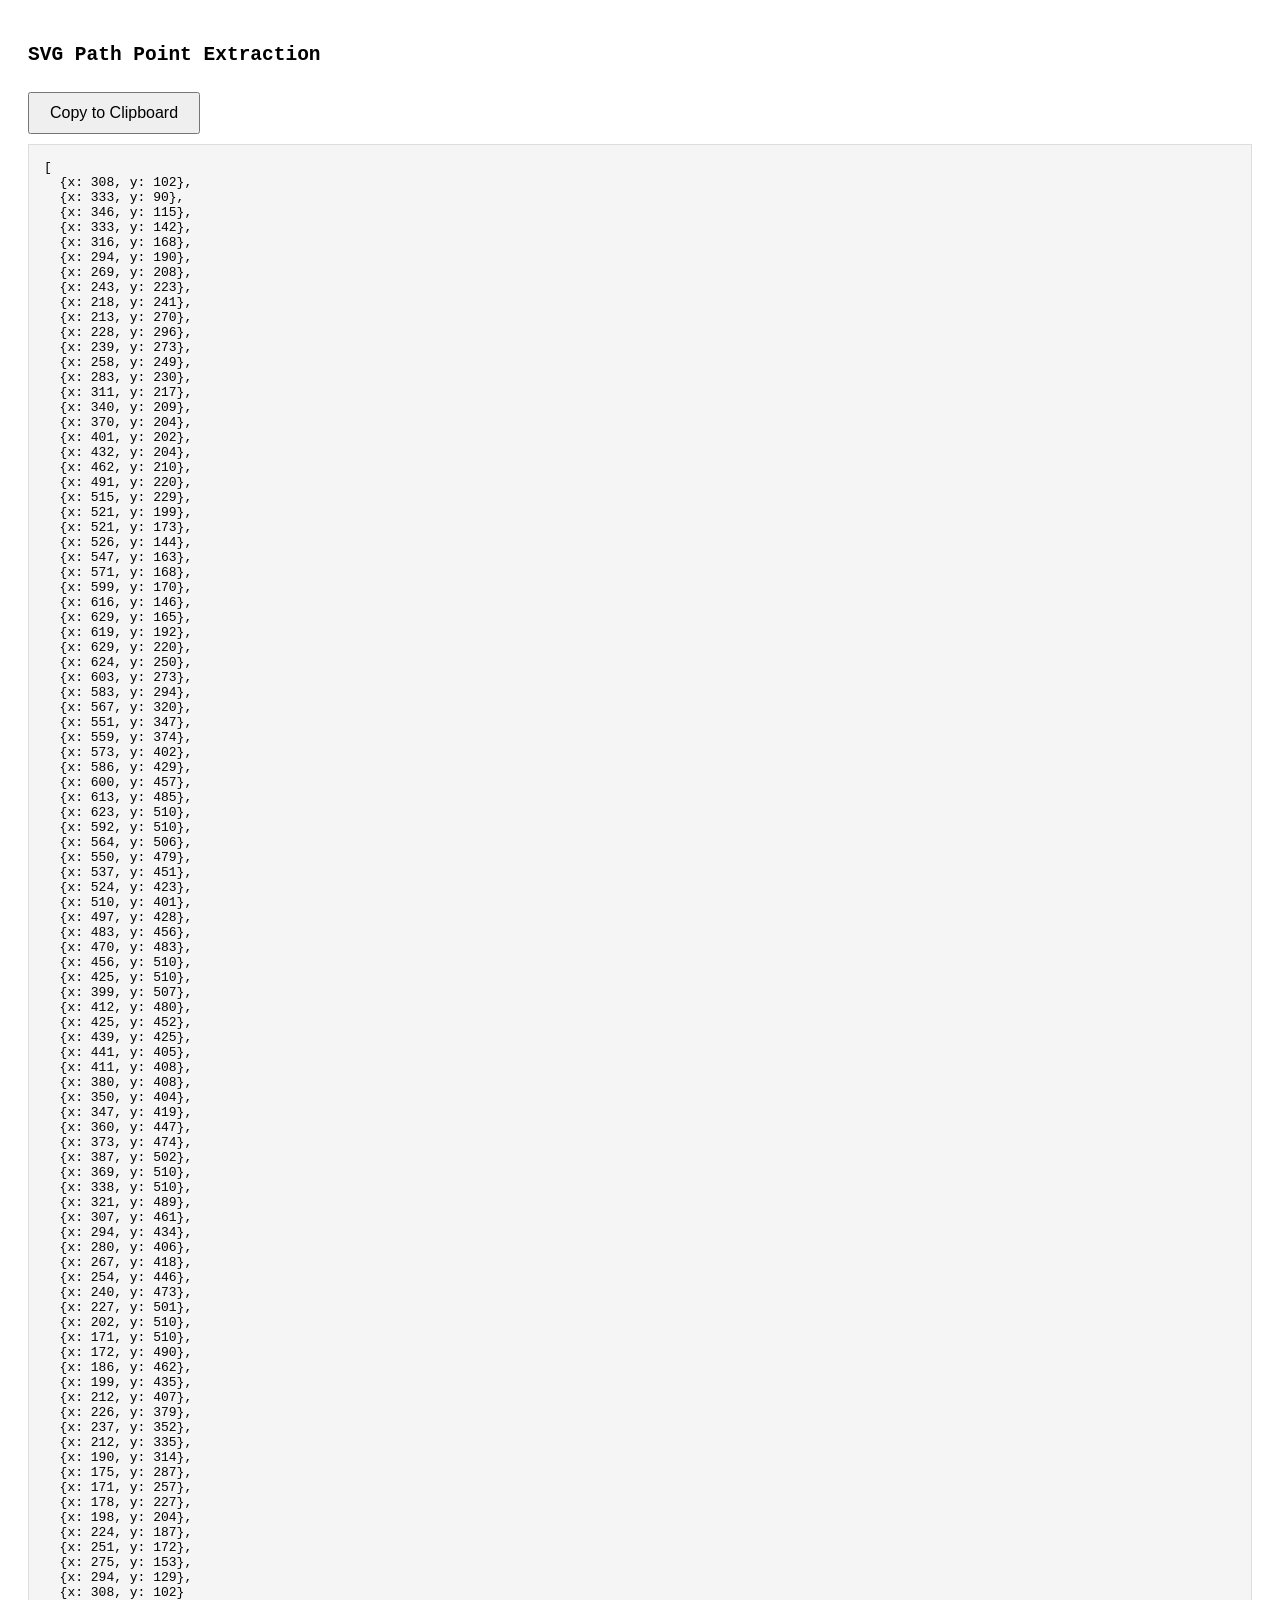
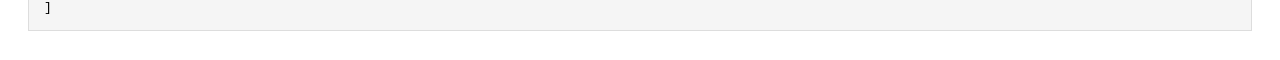
<file: compute_points.html>
<!DOCTYPE html>
<html>
<head>
    <title>Extract 95 Path Points</title>
    <style>
        body { font-family: monospace; padding: 20px; }
        #output { white-space: pre; background: #f5f5f5; padding: 15px; border: 1px solid #ddd; }
        button { margin: 10px 0; padding: 10px 20px; font-size: 16px; }
    </style>
</head>
<body>
    <h2>SVG Path Point Extraction</h2>
    <button onclick="copyToClipboard()">Copy to Clipboard</button>
    <div id="output"></div>

    <svg id="svg" style="display:none;">
        <path id="path" d="M242.179 21.1696C249.167 3.85178 268.871 -4.52245 286.188 2.46546C303.506 9.45344 311.88 29.1566 304.893 46.4743C266.732 141.046 207.119 182.352 158.166 210.734C132.796 225.443 115.594 234.048 101.748 245.091C89.8995 254.542 84.1258 263.188 82.0566 275.442C77.9925 299.513 89.1042 325.581 114.016 349.423C123.913 259.86 244.448 189.106 391.687 189.106C468.212 189.106 537.522 208.221 587.837 239.153C587.34 235.199 587.085 231.171 587.085 227.083C587.085 202.438 596.382 179.965 611.659 162.978C584.62 132.176 596.784 101.992 607.397 89.8092C629.639 99.7404 641.672 120.48 647.46 137.981C658.446 133.597 670.433 131.185 682.982 131.185C698.321 131.185 712.819 134.787 725.676 141.19C731.017 123.089 743.123 100.355 766.741 89.8092C777.88 102.595 790.725 135.207 758.169 167.553C771.135 183.908 778.88 204.591 778.88 227.083C778.88 268.821 752.214 304.33 714.99 317.506L644.032 438.057L772.251 702.659H672.369L581.968 516.097L491.567 702.659H391.687L477.669 525.215C450.591 530.653 421.693 533.592 391.687 533.592C357.038 533.592 323.869 529.673 293.271 522.513L380.564 702.659H280.684L190.282 516.098L99.8818 702.659H0L126.934 440.707C111.708 432.741 97.1556 423.345 83.9609 412.841C41.7644 379.252 4.79151 326.855 15.373 264.183C20.9301 231.271 38.5268 209.014 59.5791 192.222C78.6337 177.024 103.864 164.046 124.246 152.229C166.798 127.559 211.969 96.0356 242.179 21.1696Z"/>
    </svg>

    <script>
        let resultText = '';

        function computePoints() {
            const path = document.getElementById('path');
            const totalLength = path.getTotalLength();
            const numPoints = 95;

            // Extract points from original path
            const points = [];
            for (let i = 0; i < numPoints; i++) {
                const distance = (i / (numPoints - 1)) * totalLength;
                const point = path.getPointAtLength(distance);
                points.push({x: point.x, y: point.y});
            }

            // Find bounding box
            let minX = Infinity, maxX = -Infinity;
            let minY = Infinity, maxY = -Infinity;
            points.forEach(p => {
                minX = Math.min(minX, p.x);
                maxX = Math.max(maxX, p.x);
                minY = Math.min(minY, p.y);
                maxY = Math.max(maxY, p.y);
            });

            const originalWidth = maxX - minX;
            const originalHeight = maxY - minY;

            // Target canvas: 800x600, cat should take 70% of height = 420
            const targetHeight = 600 * 0.7;
            const scale = targetHeight / originalHeight;
            const scaledWidth = originalWidth * scale;
            const scaledHeight = originalHeight * scale;

            // Center in 800x600 canvas
            const offsetX = (800 - scaledWidth) / 2;
            const offsetY = (600 - scaledHeight) / 2;

            // Scale and translate points
            const scaledPoints = points.map(p => ({
                x: Math.round((p.x - minX) * scale + offsetX),
                y: Math.round((p.y - minY) * scale + offsetY)
            }));

            // Format output
            resultText = '[\n';
            scaledPoints.forEach((p, i) => {
                resultText += `  {x: ${p.x}, y: ${p.y}}`;
                if (i < scaledPoints.length - 1) {
                    resultText += ',';
                }
                resultText += '\n';
            });
            resultText += ']';

            document.getElementById('output').textContent = resultText;
        }

        function copyToClipboard() {
            navigator.clipboard.writeText(resultText).then(() => {
                alert('Copied to clipboard!');
            });
        }

        // Compute on load
        window.onload = computePoints;
    </script>
</body>
</html>
</file>
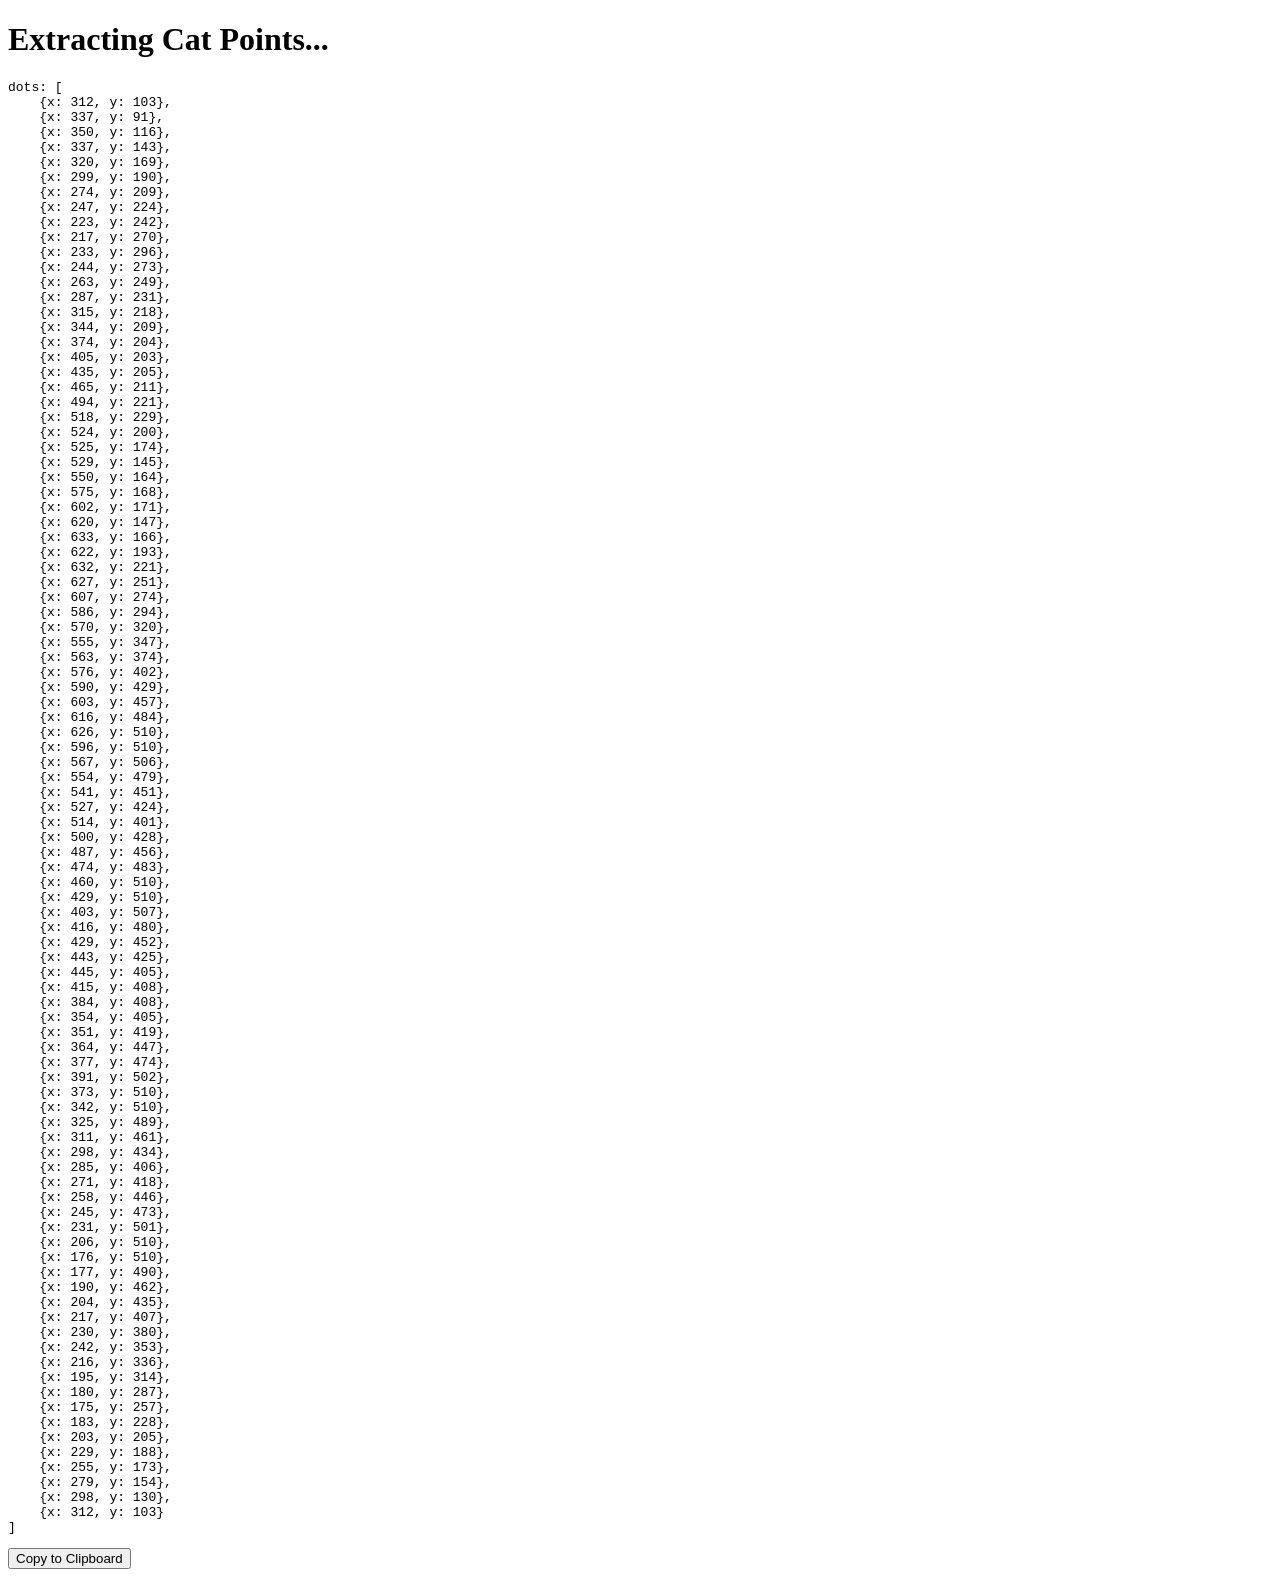
<file: extract_cat_points.html>
<!DOCTYPE html>
<html>
<head>
    <title>Extract Cat Points</title>
</head>
<body>
    <h1>Extracting Cat Points...</h1>
    <pre id="output"></pre>
    <button onclick="copyToClipboard()">Copy to Clipboard</button>

    <svg id="svg" style="display:none;">
        <path id="catPath" d="M242.179 21.1696C249.167 3.85178 268.871 -4.52245 286.188 2.46546C303.506 9.45344 311.88 29.1566 304.893 46.4743C266.732 141.046 207.119 182.352 158.166 210.734C132.796 225.443 115.594 234.048 101.748 245.091C89.8995 254.542 84.1258 263.188 82.0566 275.442C77.9925 299.513 89.1042 325.581 114.016 349.423C123.913 259.86 244.448 189.106 391.687 189.106C468.212 189.106 537.522 208.221 587.837 239.153C587.34 235.199 587.085 231.171 587.085 227.083C587.085 202.438 596.382 179.965 611.659 162.978C584.62 132.176 596.784 101.992 607.397 89.8092C629.639 99.7404 641.672 120.48 647.46 137.981C658.446 133.597 670.433 131.185 682.982 131.185C698.321 131.185 712.819 134.787 725.676 141.19C731.017 123.089 743.123 100.355 766.741 89.8092C777.88 102.595 790.725 135.207 758.169 167.553C771.135 183.908 778.88 204.591 778.88 227.083C778.88 268.821 752.214 304.33 714.99 317.506L644.032 438.057L772.251 702.659H672.369L581.968 516.097L491.567 702.659H391.687L477.669 525.215C450.591 530.653 421.693 533.592 391.687 533.592C357.038 533.592 323.869 529.673 293.271 522.513L380.564 702.659H280.684L190.282 516.098L99.8818 702.659H0L126.934 440.707C111.708 432.741 97.1556 423.345 83.9609 412.841C41.7644 379.252 4.79151 326.855 15.373 264.183C20.9301 231.271 38.5268 209.014 59.5791 192.222C78.6337 177.024 103.864 164.046 124.246 152.229C166.798 127.559 211.969 96.0356 242.179 21.1696Z"/>
    </svg>

    <script>
        const path = document.getElementById('catPath');
        const totalLength = path.getTotalLength();
        const numPoints = 95;
        const points = [];

        // Original SVG dimensions
        const svgWidth = 779;
        const svgHeight = 703;

        // Target canvas dimensions
        const canvasWidth = 800;
        const canvasHeight = 600;

        // Calculate scale to fit 70% of canvas height
        const targetHeight = canvasHeight * 0.7;
        const scale = targetHeight / svgHeight;
        const scaledWidth = svgWidth * scale;
        const scaledHeight = svgHeight * scale;

        // Center the cat
        const offsetX = (canvasWidth - scaledWidth) / 2;
        const offsetY = (canvasHeight - scaledHeight) / 2;

        // Extract points along the path
        for (let i = 0; i < numPoints; i++) {
            const distance = (i / (numPoints - 1)) * totalLength;
            const point = path.getPointAtLength(distance);

            // Transform coordinates
            const x = Math.round(point.x * scale + offsetX);
            const y = Math.round(point.y * scale + offsetY);

            points.push({x, y});
        }

        // Format output
        let output = 'dots: [\n';
        points.forEach((p, i) => {
            output += `    {x: ${p.x}, y: ${p.y}}`;
            if (i < points.length - 1) output += ',';
            output += '\n';
        });
        output += ']';

        document.getElementById('output').textContent = output;

        function copyToClipboard() {
            navigator.clipboard.writeText(output).then(() => {
                alert('Copied to clipboard!');
            });
        }

        console.log('Points extracted:', points.length);
    </script>
</body>
</html>
</file>
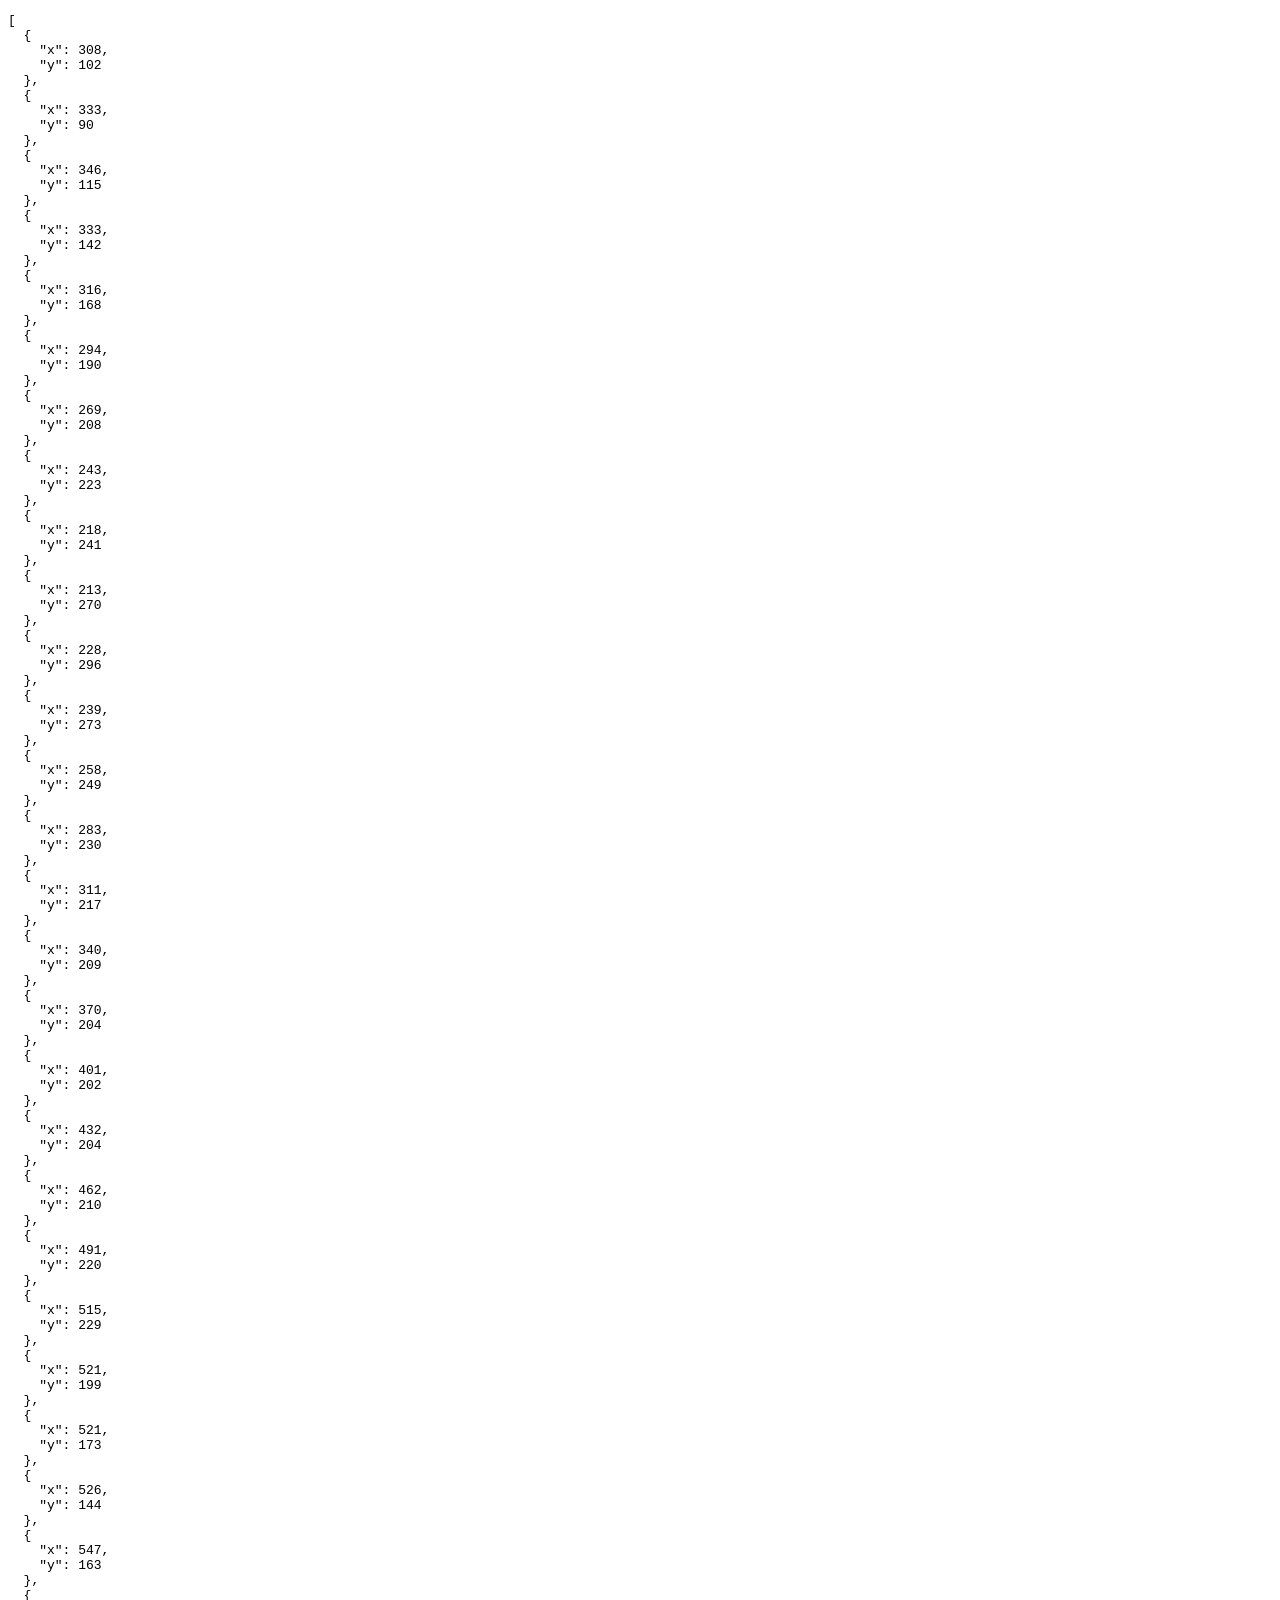
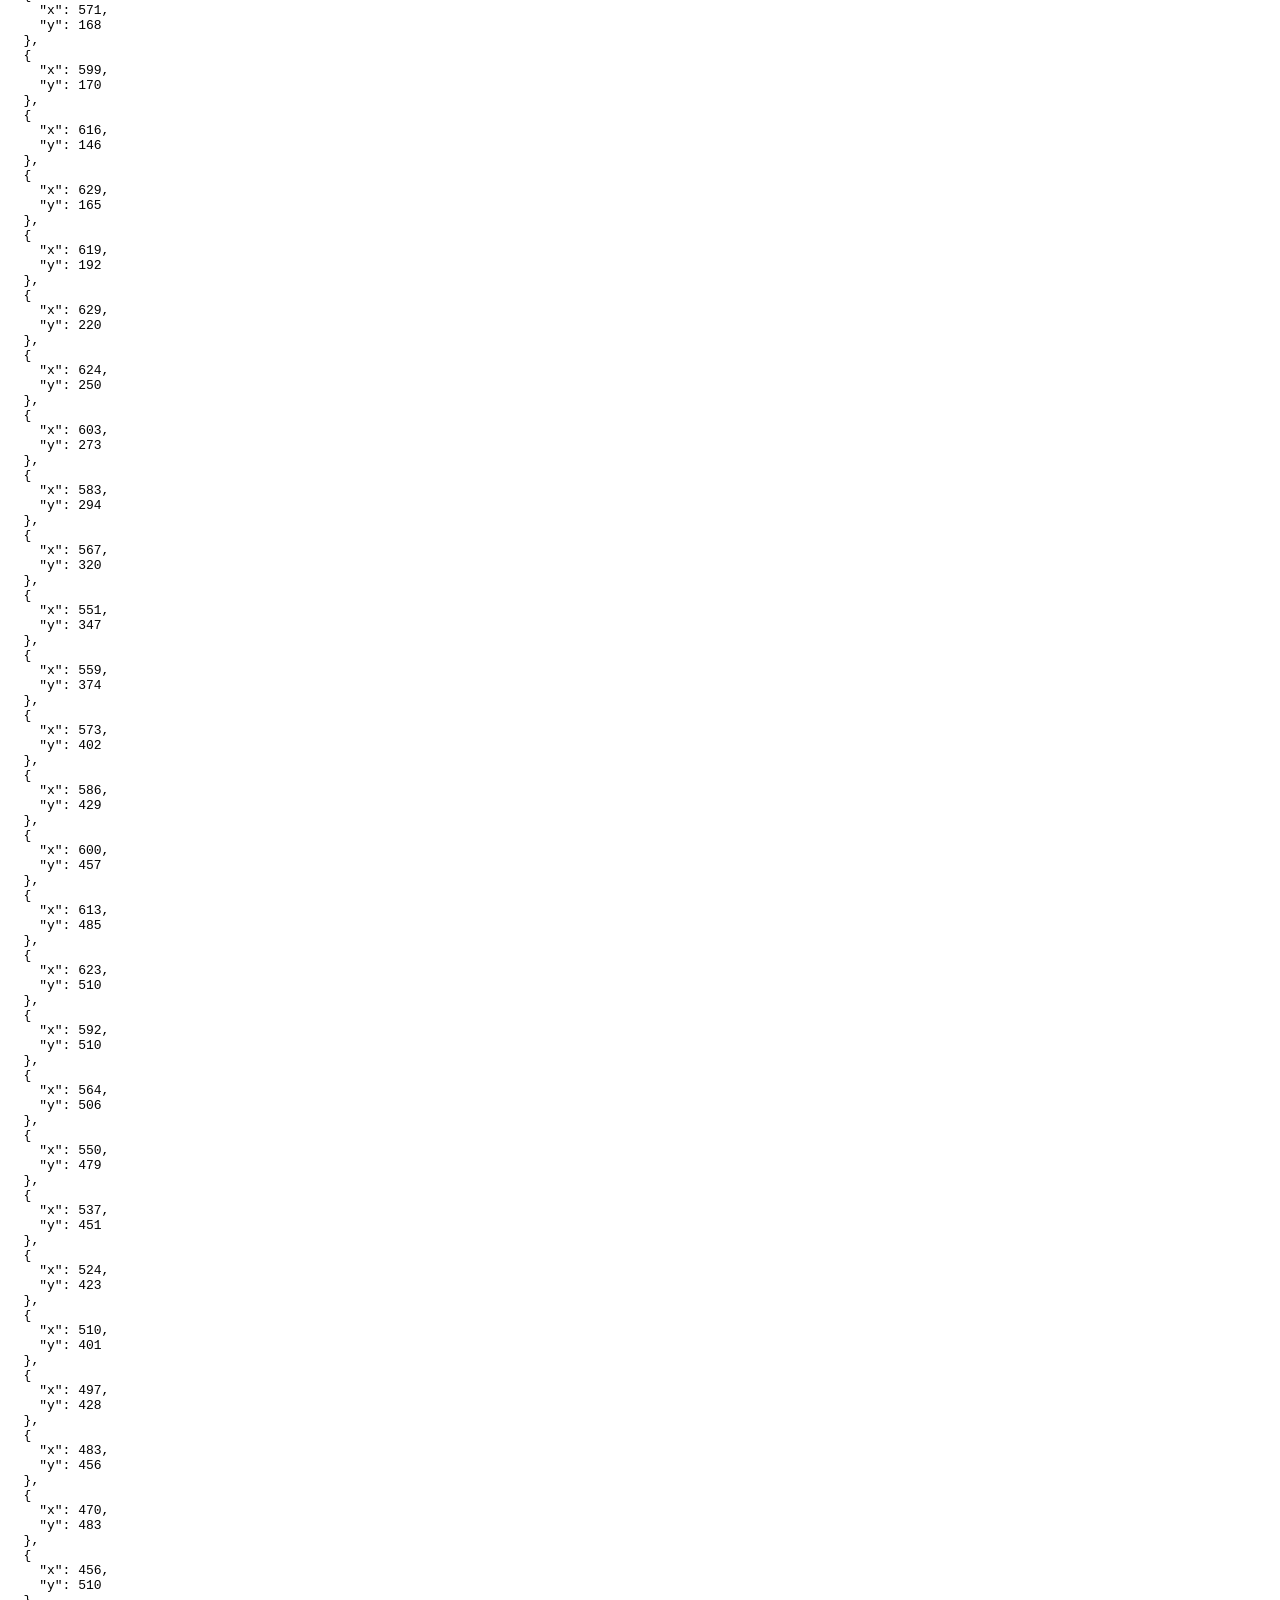
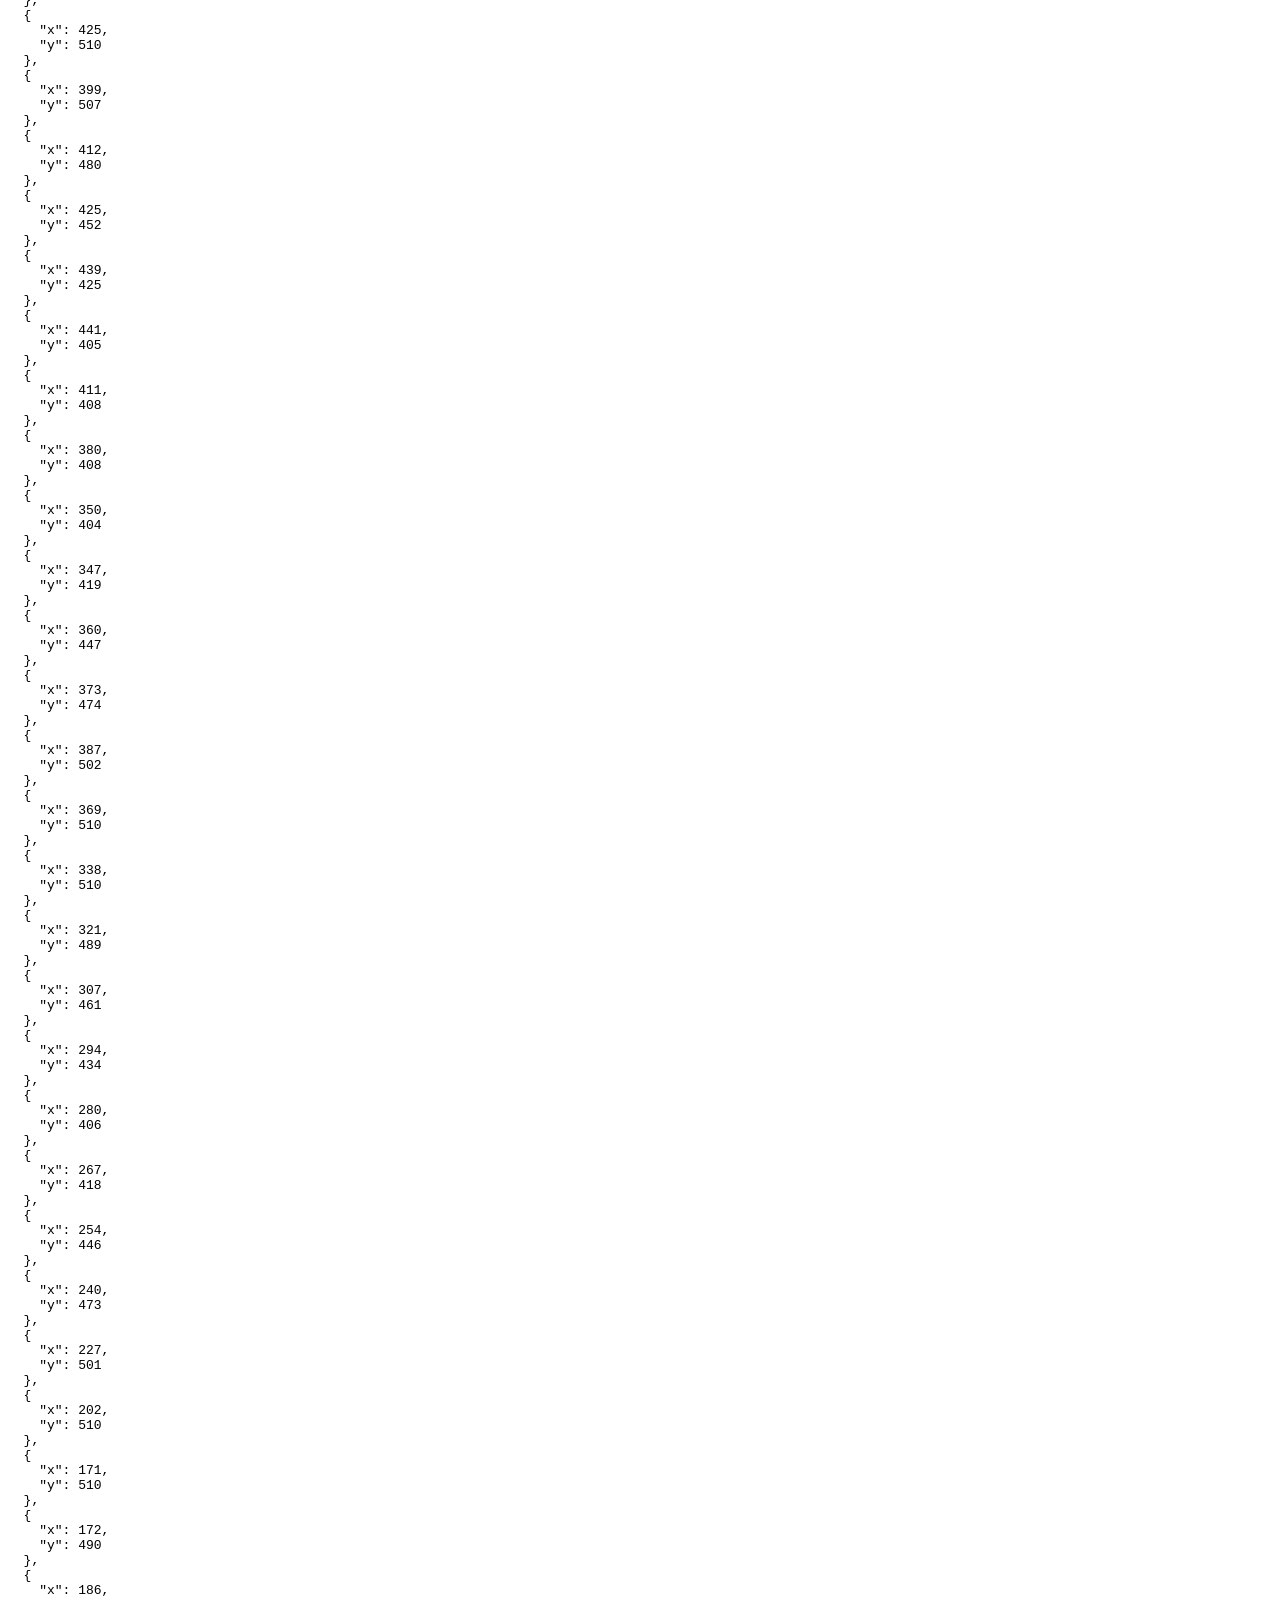
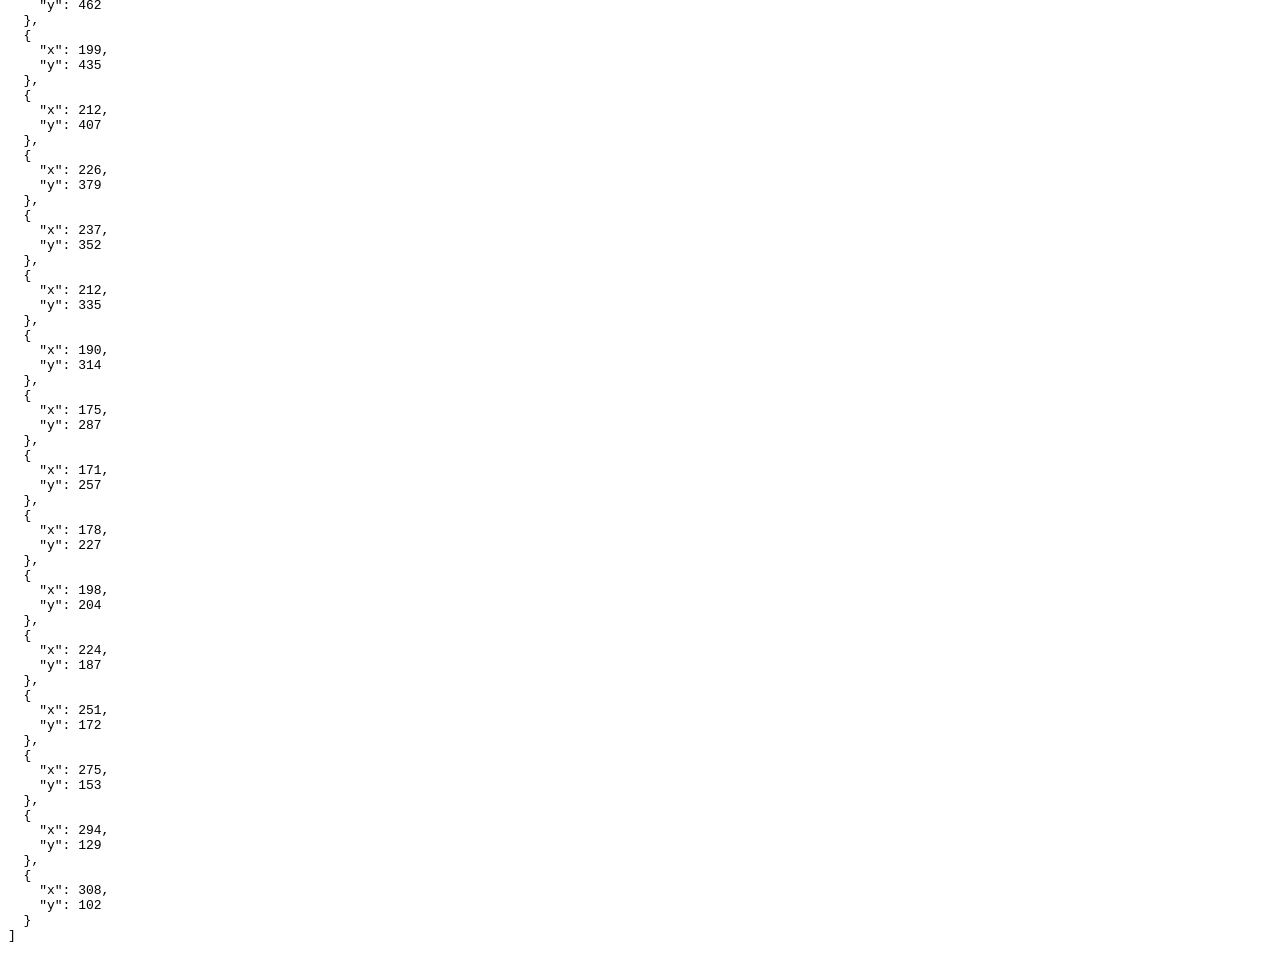
<file: extract_path_points.html>
<!DOCTYPE html>
<html>
<head>
    <title>Extract Path Points</title>
</head>
<body>
    <svg id="svg" style="display:none;">
        <path id="path" d="M242.179 21.1696C249.167 3.85178 268.871 -4.52245 286.188 2.46546C303.506 9.45344 311.88 29.1566 304.893 46.4743C266.732 141.046 207.119 182.352 158.166 210.734C132.796 225.443 115.594 234.048 101.748 245.091C89.8995 254.542 84.1258 263.188 82.0566 275.442C77.9925 299.513 89.1042 325.581 114.016 349.423C123.913 259.86 244.448 189.106 391.687 189.106C468.212 189.106 537.522 208.221 587.837 239.153C587.34 235.199 587.085 231.171 587.085 227.083C587.085 202.438 596.382 179.965 611.659 162.978C584.62 132.176 596.784 101.992 607.397 89.8092C629.639 99.7404 641.672 120.48 647.46 137.981C658.446 133.597 670.433 131.185 682.982 131.185C698.321 131.185 712.819 134.787 725.676 141.19C731.017 123.089 743.123 100.355 766.741 89.8092C777.88 102.595 790.725 135.207 758.169 167.553C771.135 183.908 778.88 204.591 778.88 227.083C778.88 268.821 752.214 304.33 714.99 317.506L644.032 438.057L772.251 702.659H672.369L581.968 516.097L491.567 702.659H391.687L477.669 525.215C450.591 530.653 421.693 533.592 391.687 533.592C357.038 533.592 323.869 529.673 293.271 522.513L380.564 702.659H280.684L190.282 516.098L99.8818 702.659H0L126.934 440.707C111.708 432.741 97.1556 423.345 83.9609 412.841C41.7644 379.252 4.79151 326.855 15.373 264.183C20.9301 231.271 38.5268 209.014 59.5791 192.222C78.6337 177.024 103.864 164.046 124.246 152.229C166.798 127.559 211.969 96.0356 242.179 21.1696Z"/>
    </svg>
    <pre id="output"></pre>

    <script>
        const path = document.getElementById('path');
        const totalLength = path.getTotalLength();
        const numPoints = 95;

        // Extract points from original path
        const points = [];
        for (let i = 0; i < numPoints; i++) {
            const distance = (i / (numPoints - 1)) * totalLength;
            const point = path.getPointAtLength(distance);
            points.push({x: point.x, y: point.y});
        }

        // Find bounding box
        let minX = Infinity, maxX = -Infinity;
        let minY = Infinity, maxY = -Infinity;
        points.forEach(p => {
            minX = Math.min(minX, p.x);
            maxX = Math.max(maxX, p.x);
            minY = Math.min(minY, p.y);
            maxY = Math.max(maxY, p.y);
        });

        const originalWidth = maxX - minX;
        const originalHeight = maxY - minY;

        // Target canvas: 800x600, cat should take 70% of height = 420
        const targetHeight = 600 * 0.7;
        const scale = targetHeight / originalHeight;
        const scaledWidth = originalWidth * scale;
        const scaledHeight = originalHeight * scale;

        // Center in 800x600 canvas
        const offsetX = (800 - scaledWidth) / 2;
        const offsetY = (600 - scaledHeight) / 2;

        // Scale and translate points
        const scaledPoints = points.map(p => ({
            x: Math.round((p.x - minX) * scale + offsetX),
            y: Math.round((p.y - minY) * scale + offsetY)
        }));

        document.getElementById('output').textContent = JSON.stringify(scaledPoints, null, 2);
    </script>
</body>
</html>
</file>
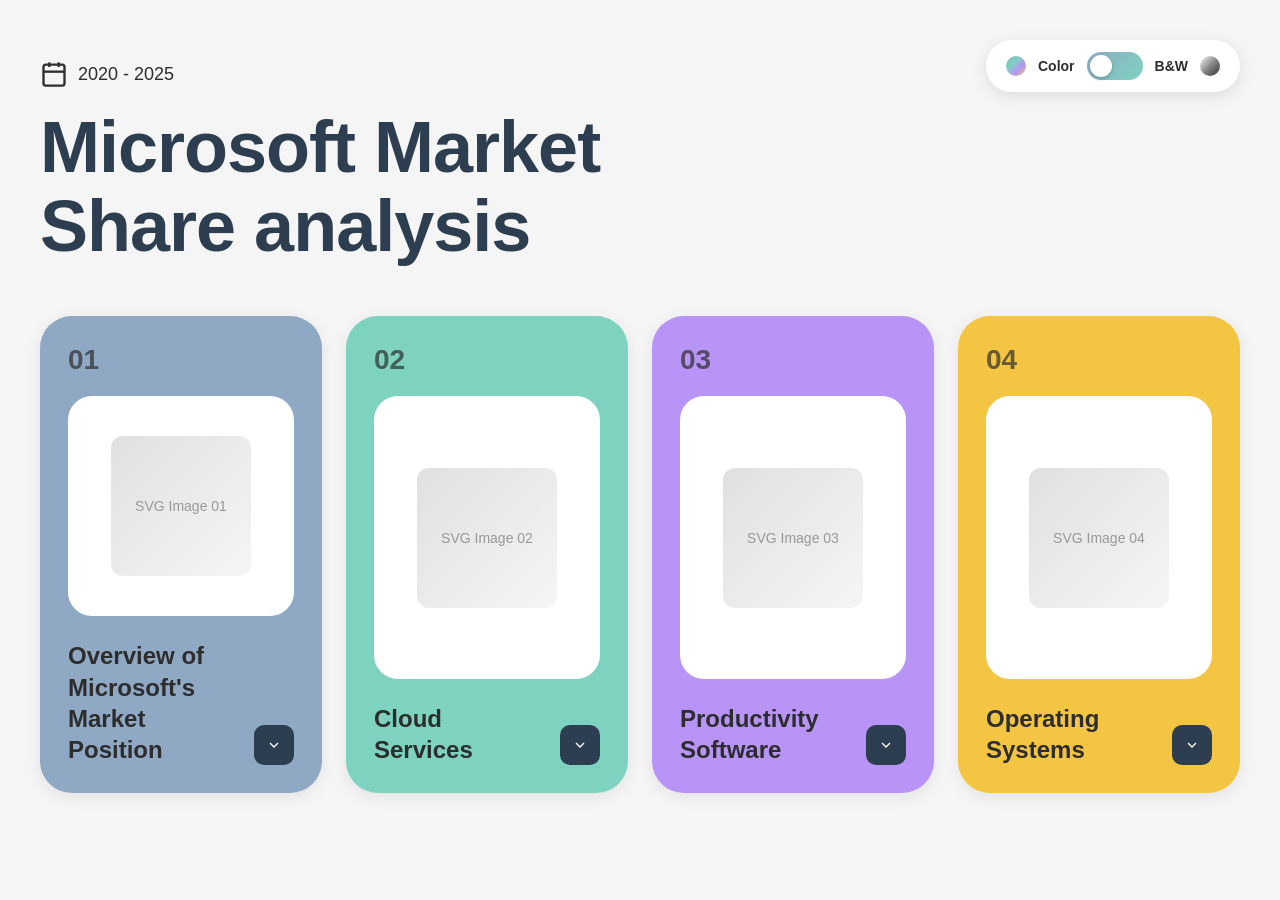
<file: microsoft-market-share.html>
<!DOCTYPE html>
<html lang="es">
<head>
    <meta charset="UTF-8">
    <meta name="viewport" content="width=device-width, initial-scale=1.0">
    <title>Microsoft Market Share Analysis</title>
    <style>
        * {
            margin: 0;
            padding: 0;
            box-sizing: border-box;
        }

        body {
            font-family: 'Segoe UI', -apple-system, BlinkMacSystemFont, sans-serif;
            background-color: #f5f5f5;
            padding: 60px 40px;
            color: #2d2d2d;
        }

        .container {
            max-width: 1400px;
            margin: 0 auto;
        }

        /* Header Section */
        .header {
            margin-bottom: 50px;
        }

        .date-badge {
            display: flex;
            align-items: center;
            gap: 10px;
            font-size: 18px;
            font-weight: 400;
            margin-bottom: 20px;
            color: #2d2d2d;
        }

        .calendar-icon {
            width: 28px;
            height: 28px;
            display: flex;
            align-items: center;
            justify-content: center;
        }

        .calendar-icon svg {
            width: 100%;
            height: 100%;
        }

        .main-title {
            font-size: 72px;
            font-weight: 600;
            line-height: 1.1;
            color: #2d3e50;
            letter-spacing: -1px;
        }

        /* Cards Grid */
        .cards-grid {
            display: grid;
            grid-template-columns: repeat(auto-fit, minmax(280px, 1fr));
            gap: 24px;
        }

        @media (min-width: 1200px) {
            .cards-grid {
                grid-template-columns: repeat(4, 1fr);
            }
        }

        /* Card Styles */
        .card {
            position: relative;
            background: #8FA9C4;
            border-radius: 32px;
            padding: 28px;
            min-height: 380px;
            display: flex;
            flex-direction: column;
            box-shadow: 0 4px 16px rgba(0, 0, 0, 0.08);
            transition: transform 0.3s ease, box-shadow 0.3s ease;
        }

        .card:hover {
            transform: translateY(-4px);
            box-shadow: 0 8px 24px rgba(0, 0, 0, 0.12);
        }

        .card.card-01 {
            background: #8FA9C4;
        }

        .card.card-02 {
            background: #7DD3C0;
        }

        .card.card-03 {
            background: #B794F6;
        }

        .card.card-04 {
            background: #F4C542;
        }

        /* Black & White Theme */
        body.bw-mode .card.card-01 {
            background: #e0e0e0;
        }

        body.bw-mode .card.card-02 {
            background: #c0c0c0;
        }

        body.bw-mode .card.card-03 {
            background: #a0a0a0;
        }

        body.bw-mode .card.card-04 {
            background: #888888;
        }

        body.bw-mode .card-title,
        body.bw-mode .card-number {
            color: #1a1a1a;
        }

        body.bw-mode .card.card-04 .card-title,
        body.bw-mode .card.card-04 .card-number {
            color: #ffffff;
        }

        body.bw-mode .card-button {
            background: #1a1a1a;
        }

        body.bw-mode .card.card-04 .card-button {
            background: #ffffff;
        }

        body.bw-mode .card.card-04 .chevron-icon {
            color: #1a1a1a;
        }

        /* Color mode transition */
        .card {
            transition: background 0.3s ease, transform 0.3s ease, box-shadow 0.3s ease;
        }

        .card-title,
        .card-number,
        .card-button {
            transition: all 0.3s ease;
        }

        /* Toggle Switch */
        .theme-toggle {
            position: fixed;
            top: 40px;
            right: 40px;
            z-index: 1000;
            display: flex;
            align-items: center;
            gap: 12px;
            background: rgba(255, 255, 255, 0.95);
            padding: 12px 20px;
            border-radius: 50px;
            box-shadow: 0 4px 16px rgba(0, 0, 0, 0.1);
        }

        .theme-toggle-label {
            font-size: 14px;
            font-weight: 600;
            color: #2d2d2d;
        }

        .switch {
            position: relative;
            display: inline-block;
            width: 56px;
            height: 28px;
        }

        .switch input {
            opacity: 0;
            width: 0;
            height: 0;
        }

        .slider {
            position: absolute;
            cursor: pointer;
            top: 0;
            left: 0;
            right: 0;
            bottom: 0;
            background: linear-gradient(135deg, #8FA9C4, #7DD3C0);
            transition: 0.3s;
            border-radius: 28px;
        }

        .slider:before {
            position: absolute;
            content: "";
            height: 22px;
            width: 22px;
            left: 3px;
            bottom: 3px;
            background-color: white;
            transition: 0.3s;
            border-radius: 50%;
            box-shadow: 0 2px 4px rgba(0, 0, 0, 0.2);
        }

        input:checked + .slider {
            background: #333333;
        }

        input:checked + .slider:before {
            transform: translateX(28px);
        }

        .color-indicator {
            width: 20px;
            height: 20px;
            border-radius: 50%;
            transition: all 0.3s ease;
        }

        .color-indicator.color {
            background: linear-gradient(135deg, #8FA9C4, #7DD3C0, #B794F6, #F4C542);
        }

        .color-indicator.bw {
            background: linear-gradient(135deg, #ffffff, #888888, #333333);
        }

        .card-number {
            font-size: 28px;
            font-weight: 600;
            color: #2d2d2d;
            opacity: 0.7;
            margin-bottom: 20px;
        }

        .card-image-container {
            background: #ffffff;
            border-radius: 24px;
            padding: 40px;
            margin-bottom: 24px;
            flex-grow: 1;
            display: flex;
            align-items: center;
            justify-content: center;
            min-height: 180px;
        }

        .card-image {
            width: 100%;
            max-width: 180px;
            height: auto;
        }

        /* Placeholder for images */
        .image-placeholder {
            width: 140px;
            height: 140px;
            background: linear-gradient(135deg, #e0e0e0 0%, #f5f5f5 100%);
            border-radius: 12px;
            display: flex;
            align-items: center;
            justify-content: center;
            font-size: 14px;
            color: #999;
            text-align: center;
            padding: 20px;
        }

        .card-footer {
            display: flex;
            justify-content: space-between;
            align-items: flex-end;
            gap: 16px;
        }

        .card-title {
            font-size: 24px;
            font-weight: 600;
            line-height: 1.3;
            color: #2d2d2d;
            flex-grow: 1;
        }

        .card-button {
            flex-shrink: 0;
            width: 40px;
            height: 40px;
            background: #2d3e50;
            border: none;
            border-radius: 10px;
            cursor: pointer;
            display: flex;
            align-items: center;
            justify-content: center;
            transition: all 0.2s ease;
        }

        .card-button:hover {
            background: #1a2332;
            transform: translateY(-2px);
        }

        .card-button:active {
            transform: translateY(0);
        }

        .chevron-icon {
            width: 16px;
            height: 16px;
            color: #ffffff;
        }

        /* Responsive */
        @media (max-width: 768px) {
            body {
                padding: 40px 20px;
            }

            .main-title {
                font-size: 48px;
            }

            .cards-grid {
                grid-template-columns: 1fr;
            }
        }

        @media (max-width: 480px) {
            .main-title {
                font-size: 36px;
            }

            .card {
                min-height: 320px;
            }

            .card-title {
                font-size: 20px;
            }
        }
    </style>
</head>
<body>
    <!-- Theme Toggle -->
    <div class="theme-toggle">
        <div class="color-indicator color"></div>
        <span class="theme-toggle-label">Color</span>
        <label class="switch">
            <input type="checkbox" id="themeToggle">
            <span class="slider"></span>
        </label>
        <span class="theme-toggle-label">B&W</span>
        <div class="color-indicator bw"></div>
    </div>

    <div class="container">
        <!-- Header Section -->
        <header class="header">
            <div class="date-badge">
                <div class="calendar-icon">
                    <svg viewBox="0 0 24 24" fill="none" stroke="currentColor" stroke-width="2">
                        <rect x="3" y="4" width="18" height="18" rx="2" ry="2"></rect>
                        <line x1="16" y1="2" x2="16" y2="6"></line>
                        <line x1="8" y1="2" x2="8" y2="6"></line>
                        <line x1="3" y1="10" x2="21" y2="10"></line>
                    </svg>
                </div>
                <span>2020 - 2025</span>
            </div>
            <h1 class="main-title">Microsoft Market<br>Share analysis</h1>
        </header>

        <!-- Cards Grid -->
        <div class="cards-grid">
            <!-- Card 01 -->
            <div class="card card-01">
                <div class="card-number">01</div>
                <div class="card-image-container">
                    <div class="image-placeholder">SVG Image 01</div>
                </div>
                <div class="card-footer">
                    <h2 class="card-title">Overview of<br>Microsoft's<br>Market Position</h2>
                    <button class="card-button" aria-label="Expand">
                        <svg class="chevron-icon" viewBox="0 0 24 24" fill="none" stroke="currentColor" stroke-width="2">
                            <polyline points="6 9 12 15 18 9"></polyline>
                        </svg>
                    </button>
                </div>
            </div>

            <!-- Card 02 -->
            <div class="card card-02">
                <div class="card-number">02</div>
                <div class="card-image-container">
                    <div class="image-placeholder">SVG Image 02</div>
                </div>
                <div class="card-footer">
                    <h2 class="card-title">Cloud Services</h2>
                    <button class="card-button" aria-label="Expand">
                        <svg class="chevron-icon" viewBox="0 0 24 24" fill="none" stroke="currentColor" stroke-width="2">
                            <polyline points="6 9 12 15 18 9"></polyline>
                        </svg>
                    </button>
                </div>
            </div>

            <!-- Card 03 -->
            <div class="card card-03">
                <div class="card-number">03</div>
                <div class="card-image-container">
                    <div class="image-placeholder">SVG Image 03</div>
                </div>
                <div class="card-footer">
                    <h2 class="card-title">Productivity<br>Software</h2>
                    <button class="card-button" aria-label="Expand">
                        <svg class="chevron-icon" viewBox="0 0 24 24" fill="none" stroke="currentColor" stroke-width="2">
                            <polyline points="6 9 12 15 18 9"></polyline>
                        </svg>
                    </button>
                </div>
            </div>

            <!-- Card 04 -->
            <div class="card card-04">
                <div class="card-number">04</div>
                <div class="card-image-container">
                    <div class="image-placeholder">SVG Image 04</div>
                </div>
                <div class="card-footer">
                    <h2 class="card-title">Operating<br>Systems</h2>
                    <button class="card-button" aria-label="Expand">
                        <svg class="chevron-icon" viewBox="0 0 24 24" fill="none" stroke="currentColor" stroke-width="2">
                            <polyline points="6 9 12 15 18 9"></polyline>
                        </svg>
                    </button>
                </div>
            </div>
        </div>
    </div>

    <script>
        // Theme toggle functionality
        const themeToggle = document.getElementById('themeToggle');
        const body = document.body;

        // Check for saved theme preference
        const savedTheme = localStorage.getItem('theme');
        if (savedTheme === 'bw') {
            body.classList.add('bw-mode');
            themeToggle.checked = true;
        }

        themeToggle.addEventListener('change', () => {
            if (themeToggle.checked) {
                body.classList.add('bw-mode');
                localStorage.setItem('theme', 'bw');
            } else {
                body.classList.remove('bw-mode');
                localStorage.setItem('theme', 'color');
            }
        });

        // Add click handlers for card buttons
        document.querySelectorAll('.card-button').forEach(button => {
            button.addEventListener('click', (e) => {
                const card = e.target.closest('.card');
                console.log('Card clicked:', card.querySelector('.card-title').textContent.trim());
                // Add your expansion logic here
            });
        });
    </script>
</body>
</html>
</file>
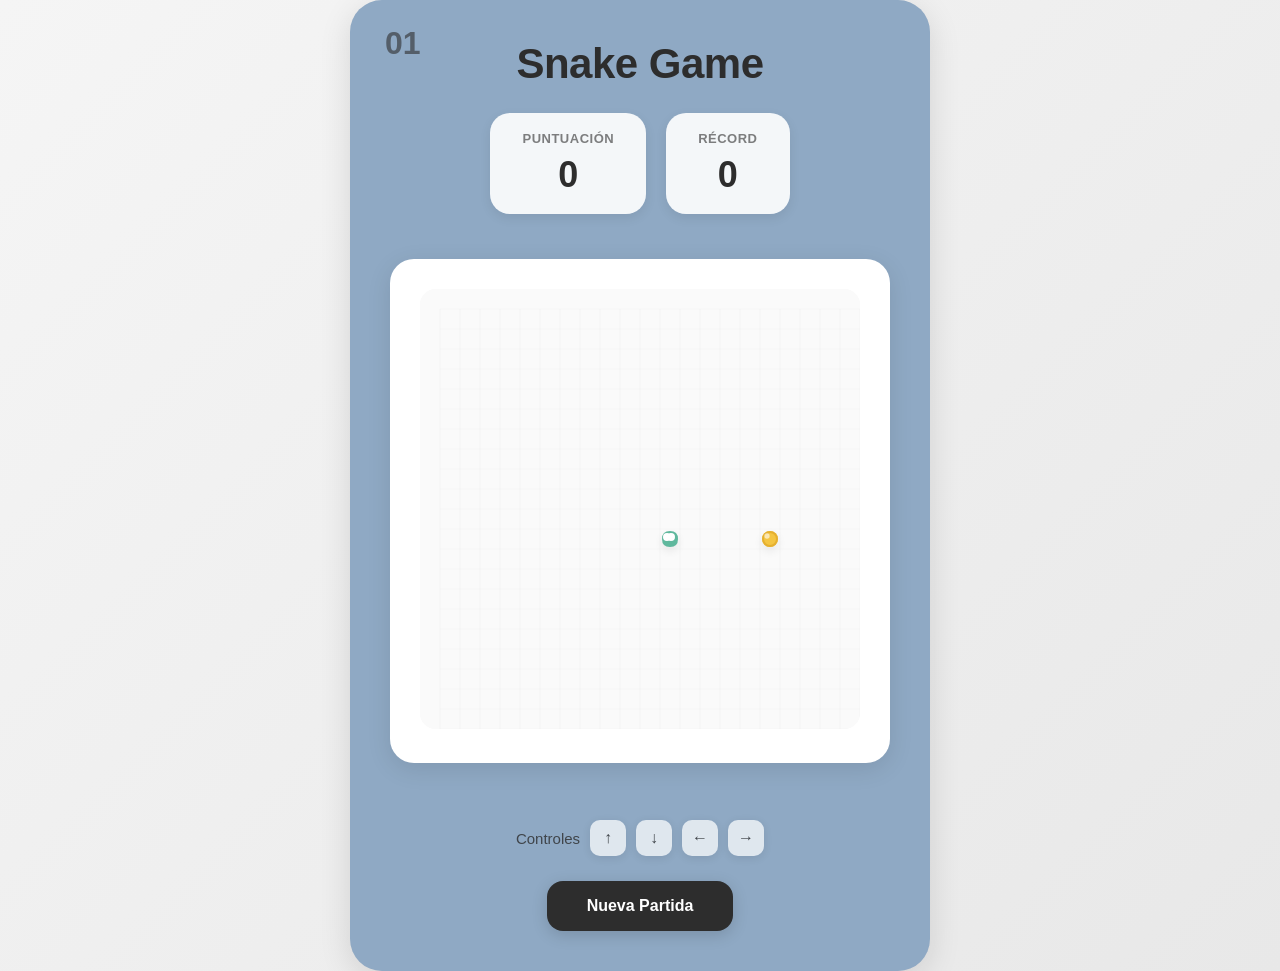
<file: snake-game.html>
<!DOCTYPE html>
<html lang="es">
<head>
    <meta charset="UTF-8">
    <meta name="viewport" content="width=device-width, initial-scale=1.0">
    <title>Snake - Microsoft Style</title>
    <style>
        * {
            margin: 0;
            padding: 0;
            box-sizing: border-box;
        }

        body {
            margin: 0;
            padding: 0;
            display: flex;
            justify-content: center;
            align-items: center;
            min-height: 100vh;
            background: linear-gradient(135deg, #f5f5f5 0%, #e8e8e8 100%);
            font-family: 'Segoe UI', -apple-system, BlinkMacSystemFont, sans-serif;
            color: #2d2d2d;
        }

        .game-container {
            position: relative;
            text-align: center;
            background: #8FA9C4;
            padding: 40px;
            border-radius: 32px;
            box-shadow: 0 8px 32px rgba(0, 0, 0, 0.12);
            max-width: 600px;
        }

        .header {
            margin-bottom: 25px;
        }

        .game-number {
            position: absolute;
            top: 25px;
            left: 35px;
            font-size: 32px;
            font-weight: 600;
            color: #2d2d2d;
            opacity: 0.6;
        }

        h1 {
            margin: 0 0 10px 0;
            font-size: 42px;
            font-weight: 600;
            color: #2d2d2d;
            letter-spacing: -0.5px;
        }

        .stats-container {
            display: flex;
            justify-content: center;
            gap: 20px;
            margin-bottom: 25px;
        }

        .stat-card {
            background: rgba(255, 255, 255, 0.9);
            padding: 18px 32px;
            border-radius: 20px;
            box-shadow: 0 4px 12px rgba(0, 0, 0, 0.08);
            min-width: 120px;
        }

        .stat-label {
            font-size: 13px;
            font-weight: 600;
            text-transform: uppercase;
            letter-spacing: 0.5px;
            opacity: 0.6;
            margin-bottom: 8px;
            color: #2d2d2d;
        }

        .stat-value {
            font-size: 36px;
            font-weight: 700;
            color: #2d2d2d;
        }

        .canvas-wrapper {
            background: #ffffff;
            padding: 30px;
            border-radius: 24px;
            box-shadow: 0 6px 24px rgba(0, 0, 0, 0.1);
            margin: 20px 0;
            display: inline-block;
        }

        .canvas-container {
            position: relative;
            display: inline-block;
        }

        canvas {
            border-radius: 16px;
            background: #fafafa;
            display: block;
        }

        .controls {
            margin-top: 25px;
            font-size: 15px;
            color: #2d2d2d;
            font-weight: 500;
            opacity: 0.8;
        }

        .keyboard-hint {
            display: inline-flex;
            align-items: center;
            gap: 10px;
            margin-top: 12px;
        }

        .key {
            display: inline-flex;
            align-items: center;
            justify-content: center;
            width: 36px;
            height: 36px;
            background: rgba(255, 255, 255, 0.9);
            border-radius: 10px;
            font-size: 16px;
            font-weight: 600;
            color: #2d2d2d;
            box-shadow: 0 2px 8px rgba(0, 0, 0, 0.1);
        }

        .game-over-overlay {
            display: none;
            position: absolute;
            top: 50%;
            left: 50%;
            transform: translate(-50%, -50%);
            background: #B794F6;
            padding: 40px 60px;
            border-radius: 24px;
            box-shadow: 0 12px 48px rgba(0, 0, 0, 0.2);
            animation: fadeIn 0.3s ease;
        }

        @keyframes fadeIn {
            from { opacity: 0; transform: translate(-50%, -50%) scale(0.9); }
            to { opacity: 1; transform: translate(-50%, -50%) scale(1); }
        }

        .game-over-overlay h2 {
            font-size: 38px;
            font-weight: 700;
            margin-bottom: 15px;
            color: #ffffff;
        }

        .game-over-overlay p {
            font-size: 18px;
            color: #ffffff;
            opacity: 0.9;
        }

        button {
            margin-top: 25px;
            padding: 16px 40px;
            font-size: 16px;
            font-family: 'Segoe UI', sans-serif;
            font-weight: 600;
            background: #2d2d2d;
            border: none;
            border-radius: 16px;
            color: #ffffff;
            cursor: pointer;
            box-shadow: 0 4px 16px rgba(0, 0, 0, 0.15);
            transition: all 0.2s ease;
        }

        button:hover {
            transform: translateY(-2px);
            box-shadow: 0 6px 24px rgba(0, 0, 0, 0.2);
            background: #1a1a1a;
        }

        button:active {
            transform: translateY(0);
        }

        button span {
            position: relative;
            z-index: 1;
        }
    </style>
</head>
<body>
    <div class="game-container">
        <div class="game-number">01</div>

        <div class="header">
            <h1>Snake Game</h1>
        </div>

        <div class="stats-container">
            <div class="stat-card">
                <div class="stat-label">Puntuación</div>
                <div class="stat-value" id="score">0</div>
            </div>
            <div class="stat-card">
                <div class="stat-label">Récord</div>
                <div class="stat-value" id="highScore">0</div>
            </div>
        </div>

        <div class="canvas-wrapper">
            <div class="canvas-container">
                <canvas id="gameCanvas" width="440" height="440"></canvas>
                <div class="game-over-overlay" id="gameOver">
                    <h2>Game Over</h2>
                    <p>Puntuación: <span id="finalScore">0</span></p>
                </div>
            </div>
        </div>

        <div class="controls">
            <div class="keyboard-hint">
                Controles
                <span class="key">↑</span>
                <span class="key">↓</span>
                <span class="key">←</span>
                <span class="key">→</span>
            </div>
        </div>

        <button onclick="restartGame()">
            <span>Nueva Partida</span>
        </button>
    </div>

    <script>
        const canvas = document.getElementById('gameCanvas');
        const ctx = canvas.getContext('2d');
        const scoreElement = document.getElementById('score');
        const highScoreElement = document.getElementById('highScore');
        const gameOverElement = document.getElementById('gameOver');
        const finalScoreElement = document.getElementById('finalScore');

        // Configuración del juego
        const gridSize = 20;
        const tileCount = 22;
        const padding = 20;

        // Estado del juego
        let snake = [{ x: 11, y: 11 }];
        let velocity = { x: 0, y: 0 };
        let food = { x: 16, y: 11 };
        let score = 0;
        let highScore = localStorage.getItem('snakeHighScore') || 0;
        highScoreElement.textContent = highScore;
        let gameRunning = true;
        let gameSpeed = 100;

        // Colores de la referencia
        const colors = {
            background: '#fafafa',
            grid: '#e8e8e8',
            snakeHead: '#5FB89D',      // Verde menta más oscuro
            snakeBody: '#7DD3C0',      // Verde menta (card 02)
            snakeLight: '#9DE3D3',     // Verde menta claro
            food: '#F4C542',           // Amarillo/naranja (card 04)
            foodDark: '#E5B030',       // Amarillo más oscuro
            purple: '#B794F6',         // Púrpura (card 03)
            shadow: 'rgba(0, 0, 0, 0.08)'
        };

        // Controles
        document.addEventListener('keydown', handleKeyPress);

        function handleKeyPress(e) {
            if (!gameRunning && e.key.startsWith('Arrow')) {
                restartGame();
                return;
            }
            if (!gameRunning) return;

            switch(e.key) {
                case 'ArrowUp':
                    if (velocity.y === 0) {
                        velocity = { x: 0, y: -1 };
                    }
                    e.preventDefault();
                    break;
                case 'ArrowDown':
                    if (velocity.y === 0) {
                        velocity = { x: 0, y: 1 };
                    }
                    e.preventDefault();
                    break;
                case 'ArrowLeft':
                    if (velocity.x === 0) {
                        velocity = { x: -1, y: 0 };
                    }
                    e.preventDefault();
                    break;
                case 'ArrowRight':
                    if (velocity.x === 0) {
                        velocity = { x: 1, y: 0 };
                    }
                    e.preventDefault();
                    break;
            }
        }

        function drawRoundedRect(x, y, width, height, radius) {
            ctx.beginPath();
            ctx.moveTo(x + radius, y);
            ctx.lineTo(x + width - radius, y);
            ctx.quadraticCurveTo(x + width, y, x + width, y + radius);
            ctx.lineTo(x + width, y + height - radius);
            ctx.quadraticCurveTo(x + width, y + height, x + width - radius, y + height);
            ctx.lineTo(x + radius, y + height);
            ctx.quadraticCurveTo(x, y + height, x, y + height - radius);
            ctx.lineTo(x, y + radius);
            ctx.quadraticCurveTo(x, y, x + radius, y);
            ctx.closePath();
        }

        function drawGrid() {
            // Grid muy sutil
            ctx.strokeStyle = colors.grid;
            ctx.lineWidth = 1;
            ctx.globalAlpha = 0.3;

            for (let x = 0; x <= tileCount; x++) {
                ctx.beginPath();
                ctx.moveTo(padding + x * gridSize, padding);
                ctx.lineTo(padding + x * gridSize, padding + tileCount * gridSize);
                ctx.stroke();
            }

            for (let y = 0; y <= tileCount; y++) {
                ctx.beginPath();
                ctx.moveTo(padding, padding + y * gridSize);
                ctx.lineTo(padding + tileCount * gridSize, padding + y * gridSize);
                ctx.stroke();
            }

            ctx.globalAlpha = 1;
        }

        function drawSnake() {
            snake.forEach((segment, index) => {
                const x = padding + segment.x * gridSize;
                const y = padding + segment.y * gridSize;
                const size = gridSize - 4;
                const offset = 2;

                if (index === 0) {
                    // Cabeza - estilo más oscuro
                    ctx.shadowColor = colors.shadow;
                    ctx.shadowBlur = 8;
                    ctx.shadowOffsetX = 0;
                    ctx.shadowOffsetY = 4;

                    ctx.fillStyle = colors.snakeHead;
                    drawRoundedRect(x + offset, y + offset, size, size, 8);
                    ctx.fill();

                    ctx.shadowBlur = 0;
                    ctx.shadowOffsetY = 0;

                    // Ojos simples y minimalistas
                    ctx.fillStyle = '#ffffff';
                    const eyeSize = 4;
                    const eyeOffset = 5;

                    if (velocity.x === 1) { // Derecha
                        ctx.beginPath();
                        ctx.arc(x + size - eyeOffset, y + eyeOffset + 3, eyeSize, 0, Math.PI * 2);
                        ctx.arc(x + size - eyeOffset, y + size - eyeOffset - 1, eyeSize, 0, Math.PI * 2);
                        ctx.fill();
                    } else if (velocity.x === -1) { // Izquierda
                        ctx.beginPath();
                        ctx.arc(x + eyeOffset + 2, y + eyeOffset + 3, eyeSize, 0, Math.PI * 2);
                        ctx.arc(x + eyeOffset + 2, y + size - eyeOffset - 1, eyeSize, 0, Math.PI * 2);
                        ctx.fill();
                    } else if (velocity.y === -1) { // Arriba
                        ctx.beginPath();
                        ctx.arc(x + eyeOffset + 2, y + eyeOffset + 2, eyeSize, 0, Math.PI * 2);
                        ctx.arc(x + size - eyeOffset, y + eyeOffset + 2, eyeSize, 0, Math.PI * 2);
                        ctx.fill();
                    } else if (velocity.y === 1) { // Abajo
                        ctx.beginPath();
                        ctx.arc(x + eyeOffset + 2, y + size - eyeOffset, eyeSize, 0, Math.PI * 2);
                        ctx.arc(x + size - eyeOffset, y + size - eyeOffset, eyeSize, 0, Math.PI * 2);
                        ctx.fill();
                    } else {
                        ctx.beginPath();
                        ctx.arc(x + eyeOffset + 2, y + eyeOffset + 3, eyeSize, 0, Math.PI * 2);
                        ctx.arc(x + size - eyeOffset, y + eyeOffset + 3, eyeSize, 0, Math.PI * 2);
                        ctx.fill();
                    }
                } else {
                    // Cuerpo - degradado de verde menta
                    const fadeAmount = Math.min(index / 10, 0.3);

                    ctx.shadowColor = colors.shadow;
                    ctx.shadowBlur = 6;
                    ctx.shadowOffsetX = 0;
                    ctx.shadowOffsetY = 3;

                    // Interpolación de color basada en la posición
                    if (index <= 3) {
                        ctx.fillStyle = colors.snakeBody;
                    } else {
                        ctx.fillStyle = colors.snakeLight;
                    }

                    drawRoundedRect(x + offset, y + offset, size, size, 7);
                    ctx.fill();

                    ctx.shadowBlur = 0;
                    ctx.shadowOffsetY = 0;
                }
            });
        }

        function drawFood() {
            const x = padding + food.x * gridSize;
            const y = padding + food.y * gridSize;
            const size = gridSize - 4;
            const offset = 2;

            // Sombra
            ctx.shadowColor = colors.shadow;
            ctx.shadowBlur = 10;
            ctx.shadowOffsetX = 0;
            ctx.shadowOffsetY = 4;

            // Comida redonda estilo minimalista
            const centerX = x + offset + size / 2;
            const centerY = y + offset + size / 2;
            const radius = size / 2;

            // Círculo principal
            ctx.fillStyle = colors.food;
            ctx.beginPath();
            ctx.arc(centerX, centerY, radius, 0, Math.PI * 2);
            ctx.fill();

            ctx.shadowBlur = 0;
            ctx.shadowOffsetY = 0;

            // Borde más oscuro
            ctx.strokeStyle = colors.foodDark;
            ctx.lineWidth = 2;
            ctx.beginPath();
            ctx.arc(centerX, centerY, radius - 1, 0, Math.PI * 2);
            ctx.stroke();

            // Highlight blanco
            ctx.fillStyle = 'rgba(255, 255, 255, 0.6)';
            ctx.beginPath();
            ctx.arc(centerX - 3, centerY - 3, radius / 3, 0, Math.PI * 2);
            ctx.fill();
        }

        function moveSnake() {
            if (velocity.x === 0 && velocity.y === 0) return;

            const head = {
                x: snake[0].x + velocity.x,
                y: snake[0].y + velocity.y
            };

            // Verificar colisión con paredes
            if (head.x < 0 || head.x >= tileCount || head.y < 0 || head.y >= tileCount) {
                endGame();
                return;
            }

            // Verificar colisión consigo misma
            if (snake.some(segment => segment.x === head.x && segment.y === head.y)) {
                endGame();
                return;
            }

            snake.unshift(head);

            // Verificar si comió la comida
            if (head.x === food.x && head.y === food.y) {
                score += 10;
                scoreElement.textContent = score;

                if (score > highScore) {
                    highScore = score;
                    highScoreElement.textContent = highScore;
                    localStorage.setItem('snakeHighScore', highScore);
                }

                spawnFood();

                // Aumentar velocidad gradualmente
                if (score % 50 === 0 && gameSpeed > 50) {
                    gameSpeed -= 5;
                }
            } else {
                snake.pop();
            }
        }

        function spawnFood() {
            let newFood;
            do {
                newFood = {
                    x: Math.floor(Math.random() * tileCount),
                    y: Math.floor(Math.random() * tileCount)
                };
            } while (snake.some(segment => segment.x === newFood.x && segment.y === newFood.y));

            food = newFood;
        }

        function endGame() {
            gameRunning = false;
            finalScoreElement.textContent = score;
            gameOverElement.style.display = 'block';
        }

        function restartGame() {
            snake = [{ x: 11, y: 11 }];
            velocity = { x: 0, y: 0 };
            score = 0;
            gameSpeed = 100;
            scoreElement.textContent = score;
            gameOverElement.style.display = 'none';
            gameRunning = true;
            spawnFood();
            gameLoop();
        }

        function draw() {
            // Limpiar canvas
            ctx.fillStyle = colors.background;
            ctx.fillRect(0, 0, canvas.width, canvas.height);

            drawGrid();
            drawFood();
            drawSnake();
        }

        let lastTime = 0;
        function gameLoop(currentTime = 0) {
            if (!gameRunning) return;

            const deltaTime = currentTime - lastTime;

            if (deltaTime >= gameSpeed) {
                moveSnake();
                draw();
                lastTime = currentTime;
            }

            requestAnimationFrame(gameLoop);
        }

        // Iniciar juego
        draw();
        gameLoop();
    </script>
</body>
</html>
</file>
